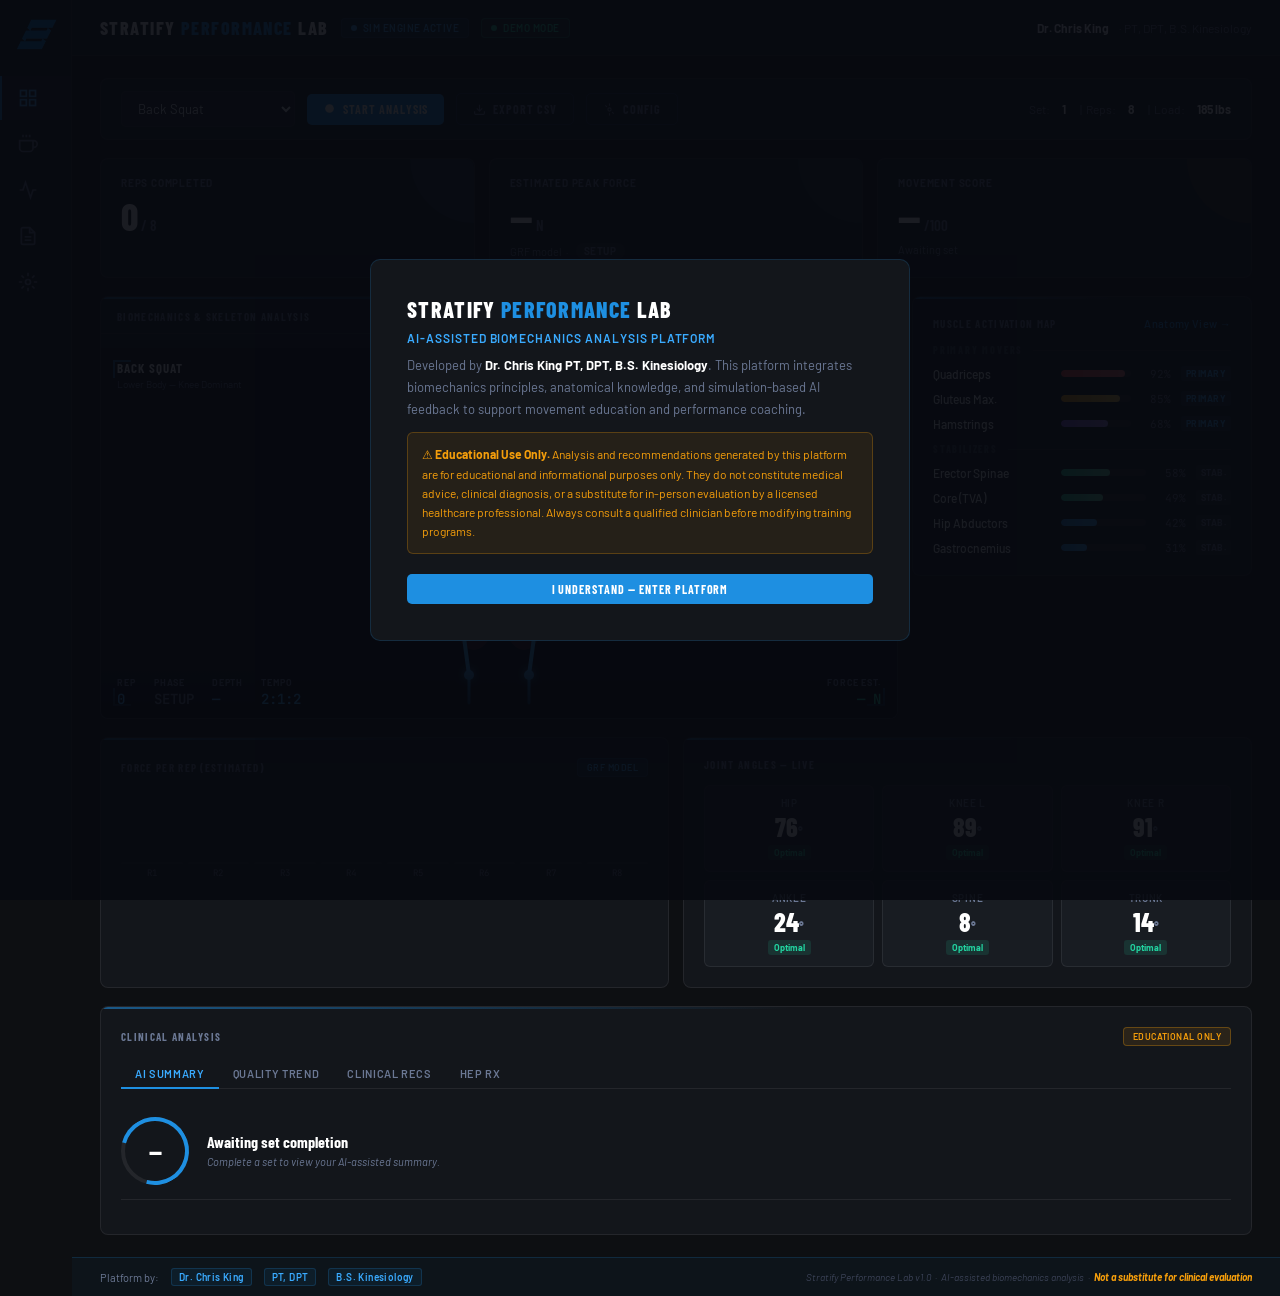
<file: index.html>
<!DOCTYPE html>
<html lang="en">
<head>
<meta charset="UTF-8">
<meta name="viewport" content="width=device-width, initial-scale=1.0">
<title>Stratify Performance Lab</title>
<meta name="description" content="AI-assisted biomechanics analysis platform by Dr. Chris King PT, DPT, B.S. Kinesiology. Educational tool for movement analysis, muscle activation, and performance coaching.">
<link rel="preconnect" href="https://fonts.googleapis.com">
<link href="https://fonts.googleapis.com/css2?family=Barlow+Condensed:wght@400;600;700;800&family=Barlow:wght@300;400;500;600&family=JetBrains+Mono:wght@400;600&display=swap" rel="stylesheet">
<link rel="stylesheet" href="css/style.css">
</head>
<body>

<!-- ══════════════════════════════════════════════════
     DISCLAIMER MODAL  (shown on first load)
     ══════════════════════════════════════════════════ -->
<div class="modal-overlay" id="disclaimerModal">
  <div class="modal">
    <h2>Stratify <span>Performance</span> Lab</h2>
    <p style="margin-bottom:6px;font-size:12px;color:var(--blue-light);text-transform:uppercase;letter-spacing:0.08em;font-weight:600;">
      AI-Assisted Biomechanics Analysis Platform
    </p>
    <p>Developed by <strong style="color:var(--white)">Dr. Chris King PT, DPT, B.S. Kinesiology</strong>. This platform integrates biomechanics principles, anatomical knowledge, and simulation-based AI feedback to support movement education and performance coaching.</p>
    <div class="warning-box">
      ⚠ <strong>Educational Use Only.</strong> Analysis and recommendations generated by this platform are for educational and informational purposes only. They do not constitute medical advice, clinical diagnosis, or a substitute for in-person evaluation by a licensed healthcare professional. Always consult a qualified clinician before modifying training programs.
    </div>
    <button class="btn btn-primary" style="width:100%;justify-content:center;" onclick="closeDisclaimer()">
      I Understand — Enter Platform
    </button>
  </div>
</div>

<!-- ══════════════════════════════════════════════════
     SESSION CONFIG MODAL
     ══════════════════════════════════════════════════ -->
<div class="modal-overlay" id="sessionModal" style="display:none;">
  <div class="modal" style="max-width:420px;">
    <h2 style="font-size:18px;margin-bottom:16px;">Session <span>Config</span></h2>
    <div style="display:flex;flex-direction:column;gap:12px;margin-bottom:20px;">
      <label style="font-size:12px;color:var(--text-muted);">Target Reps
        <input id="cfgReps" type="number" min="1" max="20" value="8"
          style="display:block;width:100%;margin-top:4px;background:var(--bg-panel);border:1px solid var(--border-soft);border-radius:4px;padding:8px 12px;color:var(--text);font-size:14px;outline:none;">
      </label>
      <label style="font-size:12px;color:var(--text-muted);">Load / Weight
        <input id="cfgLoad" type="text" value="185 lbs" placeholder="e.g. 185 lbs, BW, etc."
          style="display:block;width:100%;margin-top:4px;background:var(--bg-panel);border:1px solid var(--border-soft);border-radius:4px;padding:8px 12px;color:var(--text);font-size:14px;outline:none;">
      </label>
      <label style="font-size:12px;color:var(--text-muted);">Subject Mass (kg) — for force estimation
        <input id="cfgMass" type="number" min="30" max="200" value="80"
          style="display:block;width:100%;margin-top:4px;background:var(--bg-panel);border:1px solid var(--border-soft);border-radius:4px;padding:8px 12px;color:var(--text);font-size:14px;outline:none;">
      </label>
    </div>
    <div style="display:flex;gap:10px;">
      <button class="btn btn-ghost" style="flex:1;justify-content:center;" onclick="closeSessionConfig()">Cancel</button>
      <button class="btn btn-primary" style="flex:1;justify-content:center;" onclick="applySessionConfig()">Apply</button>
    </div>
  </div>
</div>

<!-- ══════════════════════════════════════════════════
     SIDEBAR
     ══════════════════════════════════════════════════ -->
<nav class="sidebar" role="navigation" aria-label="Main navigation">
  <img src="img/logo.png" class="logo-mark" alt="Stratify Performance Lab" title="Stratify Performance Lab">
  <nav class="sidebar-nav">
    <div class="nav-item active" title="Analysis">
      <svg viewBox="0 0 24 24" fill="none" stroke="currentColor" stroke-width="2" aria-hidden="true">
        <rect x="3" y="3" width="7" height="7"/><rect x="14" y="3" width="7" height="7"/>
        <rect x="14" y="14" width="7" height="7"/><rect x="3" y="14" width="7" height="7"/>
      </svg>
      <span class="nav-label">Analysis</span>
    </div>
    <div class="nav-item" title="Exercise Library">
      <svg viewBox="0 0 24 24" fill="none" stroke="currentColor" stroke-width="2" aria-hidden="true">
        <path d="M18 8h1a4 4 0 010 8h-1M2 8h16v9a4 4 0 01-4 4H6a4 4 0 01-4-4V8zM6 1v3M10 1v3M14 1v3"/>
      </svg>
      <span class="nav-label">Exercise Lib</span>
    </div>
    <div class="nav-item" title="Progress">
      <svg viewBox="0 0 24 24" fill="none" stroke="currentColor" stroke-width="2" aria-hidden="true">
        <polyline points="22 12 18 12 15 21 9 3 6 12 2 12"/>
      </svg>
      <span class="nav-label">Progress</span>
    </div>
    <div class="nav-item" title="Reports">
      <svg viewBox="0 0 24 24" fill="none" stroke="currentColor" stroke-width="2" aria-hidden="true">
        <path d="M14 2H6a2 2 0 00-2 2v16a2 2 0 002 2h12a2 2 0 002-2V8z"/><polyline points="14 2 14 8 20 8"/>
        <line x1="16" y1="13" x2="8" y2="13"/><line x1="16" y1="17" x2="8" y2="17"/>
      </svg>
      <span class="nav-label">Reports</span>
    </div>
    <div class="nav-item" title="Session Config" onclick="openSessionConfig()">
      <svg viewBox="0 0 24 24" fill="none" stroke="currentColor" stroke-width="2" aria-hidden="true">
        <circle cx="12" cy="12" r="3"/>
        <path d="M12 1v4M12 19v4M4.22 4.22l2.83 2.83M16.95 16.95l2.83 2.83M1 12h4M19 12h4M4.22 19.78l2.83-2.83M16.95 7.05l2.83-2.83"/>
      </svg>
      <span class="nav-label">Settings</span>
    </div>
  </nav>
  <div class="sidebar-footer">v1.0 · Dr. CK</div>
</nav>

<!-- ══════════════════════════════════════════════════
     MAIN CONTENT
     ══════════════════════════════════════════════════ -->
<main class="main">

  <!-- TOP BAR -->
  <header class="topbar">
    <div class="topbar-title">Stratify <span>Performance</span> Lab</div>
    <div class="badge"><div class="dot"></div>Sim Engine Active</div>
    <div class="badge green" id="simBadge"><div class="dot"></div>Demo Mode</div>
    <div class="rec-badge" id="recBadge" style="display:none;"><div class="rec-dot"></div>REC</div>
    <div class="topbar-spacer"></div>
    <div class="clinician-tag">
      <strong>Dr. Chris King</strong>&nbsp;·&nbsp;PT, DPT, B.S. Kinesiology
    </div>
  </header>

  <div class="content">

    <!-- ── CONTROL BAR ─────────────────────────────── -->
    <div class="control-bar">
      <select class="exercise-select" id="exerciseSelect" onchange="onExerciseChange()" aria-label="Select exercise"></select>

      <button class="btn btn-primary" id="startBtn" onclick="toggleAnalysis()" aria-label="Toggle analysis">
        <span class="btn-icon">
          <svg width="13" height="13" viewBox="0 0 24 24" fill="currentColor" aria-hidden="true"><circle cx="12" cy="12" r="8"/></svg>
        </span>
        <span>Start Analysis</span>
      </button>

      <button class="btn btn-ghost" onclick="exportCSV()" title="Export rep data as CSV">
        <svg width="13" height="13" viewBox="0 0 24 24" fill="none" stroke="currentColor" stroke-width="2" aria-hidden="true">
          <path d="M21 15v4a2 2 0 01-2 2H5a2 2 0 01-2-2v-4M7 10l5 5 5-5M12 15V3"/>
        </svg>
        Export CSV
      </button>

      <button class="btn btn-ghost" onclick="openSessionConfig()" title="Configure session">
        <svg width="13" height="13" viewBox="0 0 24 24" fill="none" stroke="currentColor" stroke-width="2" aria-hidden="true">
          <circle cx="12" cy="12" r="3"/><path d="M12 1v4M12 19v4M4.22 4.22l2.83 2.83M16.95 16.95l2.83 2.83"/>
        </svg>
        Config
      </button>

      <!-- Hidden inputs synced to session config -->
      <input type="hidden" id="targetRepsInput" value="8">
      <input type="hidden" id="loadInput" value="185 lbs">

      <div class="session-info">
        Set: <strong id="sessionSetNum">1</strong>
        &nbsp;|&nbsp; Reps: <strong id="sessionTargetReps">8</strong>
        &nbsp;|&nbsp; Load: <strong id="sessionLoad">185 lbs</strong>
      </div>
    </div>

    <!-- ── STAT CARDS ──────────────────────────────── -->
    <div class="grid-3">
      <div class="stat-card">
        <div class="stat-accent blue"></div>
        <div class="stat-label">Reps Completed</div>
        <div class="stat-value">
          <span id="statReps">0</span><span class="unit">/ <span id="statRepsDenom">8</span></span>
        </div>
        <div class="stat-sub">
          <span id="repCompletionPct" class="delta pos"></span>
        </div>
      </div>

      <div class="stat-card">
        <div class="stat-accent green"></div>
        <div class="stat-label">Estimated Peak Force</div>
        <div class="stat-value">
          <span id="statForce">—</span><span class="unit" id="statForceUnit">N</span>
        </div>
        <div class="stat-sub">
          GRF model &nbsp;·&nbsp; <span class="phase-pill setup" id="phasePill">Setup</span>
        </div>
      </div>

      <div class="stat-card">
        <div class="stat-accent warn"></div>
        <div class="stat-label">Movement Score</div>
        <div class="stat-value">
          <span id="statScore">—</span><span class="unit">/100</span>
        </div>
        <div class="stat-sub">
          <span id="statScoreSub" style="color:var(--text-muted)">Awaiting set</span>
        </div>
      </div>
    </div>

    <!-- ── MAIN ANALYSIS GRID ─────────────────────── -->
    <div class="grid-main">

      <!-- LEFT COLUMN -->
      <div class="col">

        <!-- SKELETON VISUALIZATION -->
        <div class="card card-flush">
          <div class="card-header">
            <span class="card-title">Biomechanics & Skeleton Analysis</span>
            <div style="display:flex;gap:8px;align-items:center;">
              <div class="skeleton-badges">
                <div class="badge" style="font-size:9px;">MediaPipe Model</div>
                <div class="badge" style="font-size:9px;">Sim Mode</div>
              </div>
            </div>
          </div>

          <div class="skeleton-panel" role="img" aria-label="Animated skeleton showing exercise movement">
            <!-- Exercise label top left -->
            <div style="position:absolute;top:12px;left:16px;z-index:5;">
              <div style="font-family:'Barlow Condensed',sans-serif;font-size:13px;font-weight:700;color:var(--white);text-transform:uppercase;letter-spacing:0.08em;" id="exercisePanelLabel"></div>
              <div style="font-size:10px;color:var(--text-muted);margin-top:2px;" id="exerciseCategory"></div>
            </div>

            <!-- SVG Skeleton -->
            <svg id="skeletonSvg" viewBox="0 0 260 420" width="260" height="420"
                 xmlns="http://www.w3.org/2000/svg" aria-hidden="true"></svg>

            <!-- Corner brackets -->
            <div class="corner tl"></div>
            <div class="corner tr"></div>
            <div class="corner bl"></div>
            <div class="corner br"></div>

            <!-- HUD bar -->
            <div class="hud">
              <div class="hud-item">
                <div class="hud-label">Rep</div>
                <div class="hud-value" id="hudRep">0</div>
              </div>
              <div class="hud-item">
                <div class="hud-label">Phase</div>
                <div class="hud-value" id="hudPhase" style="color:var(--text-muted);">SETUP</div>
              </div>
              <div class="hud-item">
                <div class="hud-label">Depth</div>
                <div class="hud-value" id="hudDepth">—</div>
              </div>
              <div class="hud-item">
                <div class="hud-label">Tempo</div>
                <div class="hud-value">2:1:2</div>
              </div>
              <div class="hud-spacer"></div>
              <div class="hud-item" style="align-items:flex-end;">
                <div class="hud-label">Force Est.</div>
                <div class="hud-value" style="color:var(--success);" id="hudForce">— N</div>
              </div>
            </div>
          </div>
        </div>

      </div><!-- /left col -->

      <!-- RIGHT COLUMN -->
      <div class="col">

        <!-- MUSCLE ACTIVATION -->
        <div class="card">
          <div class="card-header">
            <span class="card-title">Muscle Activation Map</span>
            <button class="card-action">Anatomy View →</button>
          </div>
          <div class="section-title">Primary Movers</div>
          <div class="muscle-map" id="musclePrimary"></div>
          <div class="section-title" style="margin-top:12px;">Stabilizers</div>
          <div class="muscle-map" id="muscleStabilizers"></div>
        </div>

      </div><!-- /right col -->
    </div><!-- /grid-main -->

    <!-- ── DATA CHARTS ROW ───────────────────────────────────── -->
    <div class="grid-2">

      <!-- Force Chart -->
      <div class="card">
        <div class="card-header">
          <span class="card-title">Force Per Rep (Estimated)</span>
          <span class="badge" style="font-size:9px;">GRF Model</span>
        </div>
        <div class="force-chart" id="forceChart"></div>
        <div class="force-stats">
          <span id="forceStatPeak"></span>
          <span id="forceStatAvg"></span>
          <span id="forceStatFatigue"></span>
        </div>
      </div>

      <!-- Joint Angles -->
      <div class="card">
        <div class="card-header">
          <span class="card-title">Joint Angles — Live</span>
        </div>
        <div class="angle-grid" id="angleGrid"></div>
      </div>

    </div><!-- /grid-2 -->

    <!-- ── CLINICAL ANALYSIS ─────────────────────────────────── -->
    <div class="card" id="clinicalCard">
      <div class="card-header">
        <span class="card-title">Clinical Analysis</span>
        <span class="badge warn" style="font-size:9px;">Educational Only</span>
      </div>

      <!-- Tabs -->
      <div class="tabs">
        <button class="tab active" onclick="switchTab(this, 'paneAnalysis')">AI Summary</button>
        <button class="tab" onclick="switchTab(this, 'paneGraph')">Quality Trend</button>
        <button class="tab" onclick="switchTab(this, 'paneRecs')">Clinical Recs</button>
        <button class="tab" onclick="switchTab(this, 'paneHep')">HEP Rx <span class="hep-badge" id="hepBadge" style="display:none">0</span></button>
      </div>

      <!-- AI Summary pane -->
      <div id="paneAnalysis" class="tab-pane active">
        <div class="summary-score">
          <div class="score-ring">
            <div class="score-ring-arc" id="scoreArc"></div>
            <div class="score-num" id="scoreNum">—</div>
          </div>
          <div class="score-info">
            <h3 id="scoreTitle">Awaiting set completion</h3>
            <p id="scoreSummaryText"><em>Complete a set to view your AI-assisted summary.</em></p>
          </div>
        </div>
      </div>

      <!-- Quality Trend pane -->
      <div id="paneGraph" class="tab-pane">
        <div style="padding:8px 0;">
          <div class="sparkline-label">Movement Quality Score · Per Rep</div>
          <svg id="sparklineSvg" viewBox="0 0 300 70" width="100%" style="overflow:visible;" aria-label="Per-rep quality score chart"></svg>
          <div class="sparkline-note" id="sparklineNote">Complete a set to view quality trend.</div>
        </div>
      </div>

      <!-- Clinical Recs pane -->
      <div id="paneRecs" class="tab-pane">
        <div class="recs" id="recsContainer"></div>
      </div>

      <!-- HEP Rx pane -->
      <div id="paneHep" class="tab-pane">
        <div id="hepContainer"></div>
        <div class="hep-disclaimer">
          <strong>&#9888; Disclaimer:</strong> These AI-generated corrective exercise suggestions are for
          educational purposes only and do not constitute medical advice, diagnosis, or treatment.
          Always consult a licensed physical therapist or physician before beginning any exercise program.
        </div>
      </div>

    </div><!-- /clinical card -->

  </div><!-- /content -->

  <!-- CREDENTIAL FOOTER -->
  <footer class="credential-bar">
    <span>Platform by:</span>
    <div class="credential-chip">Dr. Chris King</div>
    <div class="credential-chip">PT, DPT</div>
    <div class="credential-chip">B.S. Kinesiology</div>
    <div class="disclaimer">
      Stratify Performance Lab v1.0 &nbsp;·&nbsp; AI-assisted biomechanics analysis &nbsp;·&nbsp;
      <strong style="color:var(--warn)">Not a substitute for clinical evaluation</strong>
    </div>
  </footer>

</main>

<!-- TOAST -->
<div class="toast" id="toast"></div>

<!-- SCRIPTS — order matters: exercises → simulation → app -->
<script src="js/hep.js"></script>
<script src="js/exercises.js"></script>
<script src="js/simulation.js"></script>
<script src="js/app.js"></script>

<!-- Sync exercise panel label after load -->
<script>
  document.addEventListener('DOMContentLoaded', () => {
    const sel = document.getElementById('exerciseSelect');
    if (sel) {
      const updateLabel = () => {
        const ex = getExercise(sel.value);
        const lbl = document.getElementById('exercisePanelLabel');
        if (lbl) lbl.textContent = ex.label;
      };
      sel.addEventListener('change', updateLabel);
      updateLabel();
    }
    // Update phase pill from frame events
    document.addEventListener('stratify:frame', e => {
      const pill = document.getElementById('phasePill');
      if (pill) {
        const p = e.detail.phase;
        pill.className = 'phase-pill ' + p;
        pill.textContent = p.charAt(0).toUpperCase() + p.slice(1);
      }
    });
  });
</script>
</body>
</html>
</file>
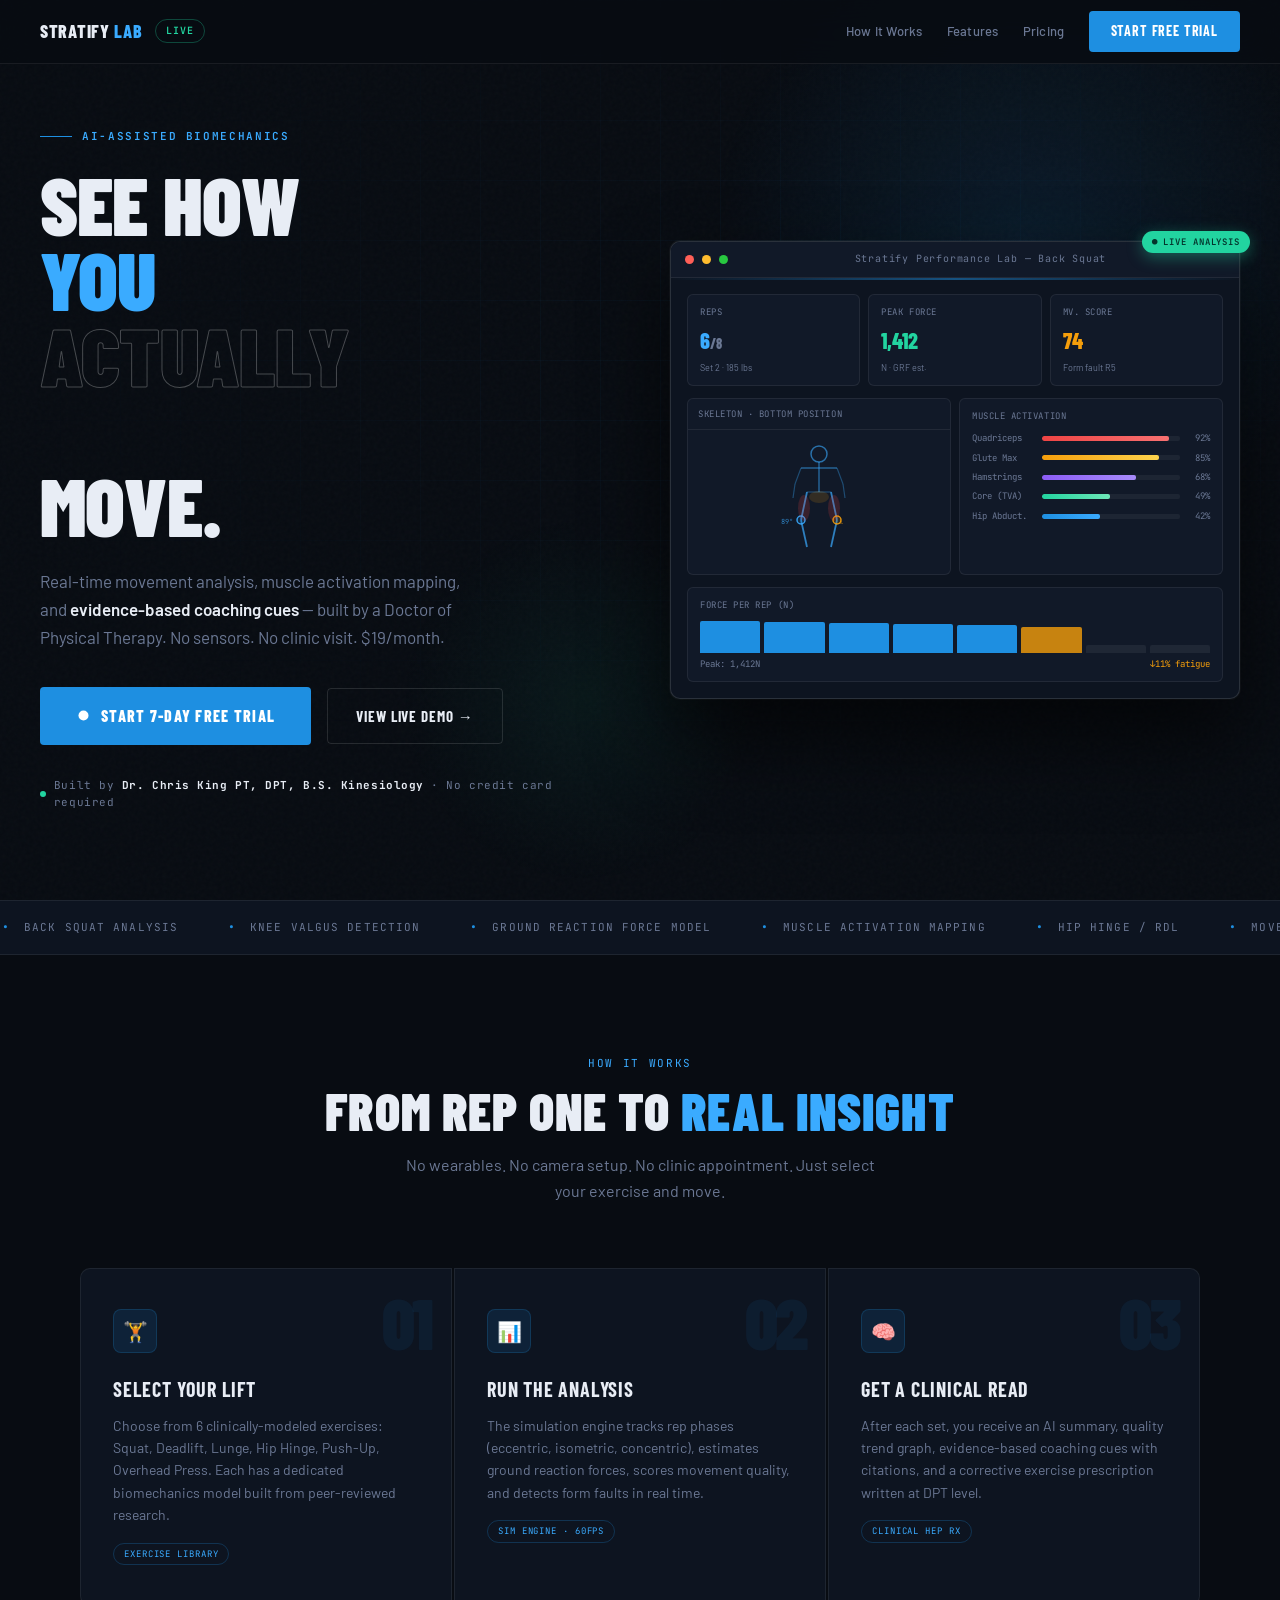
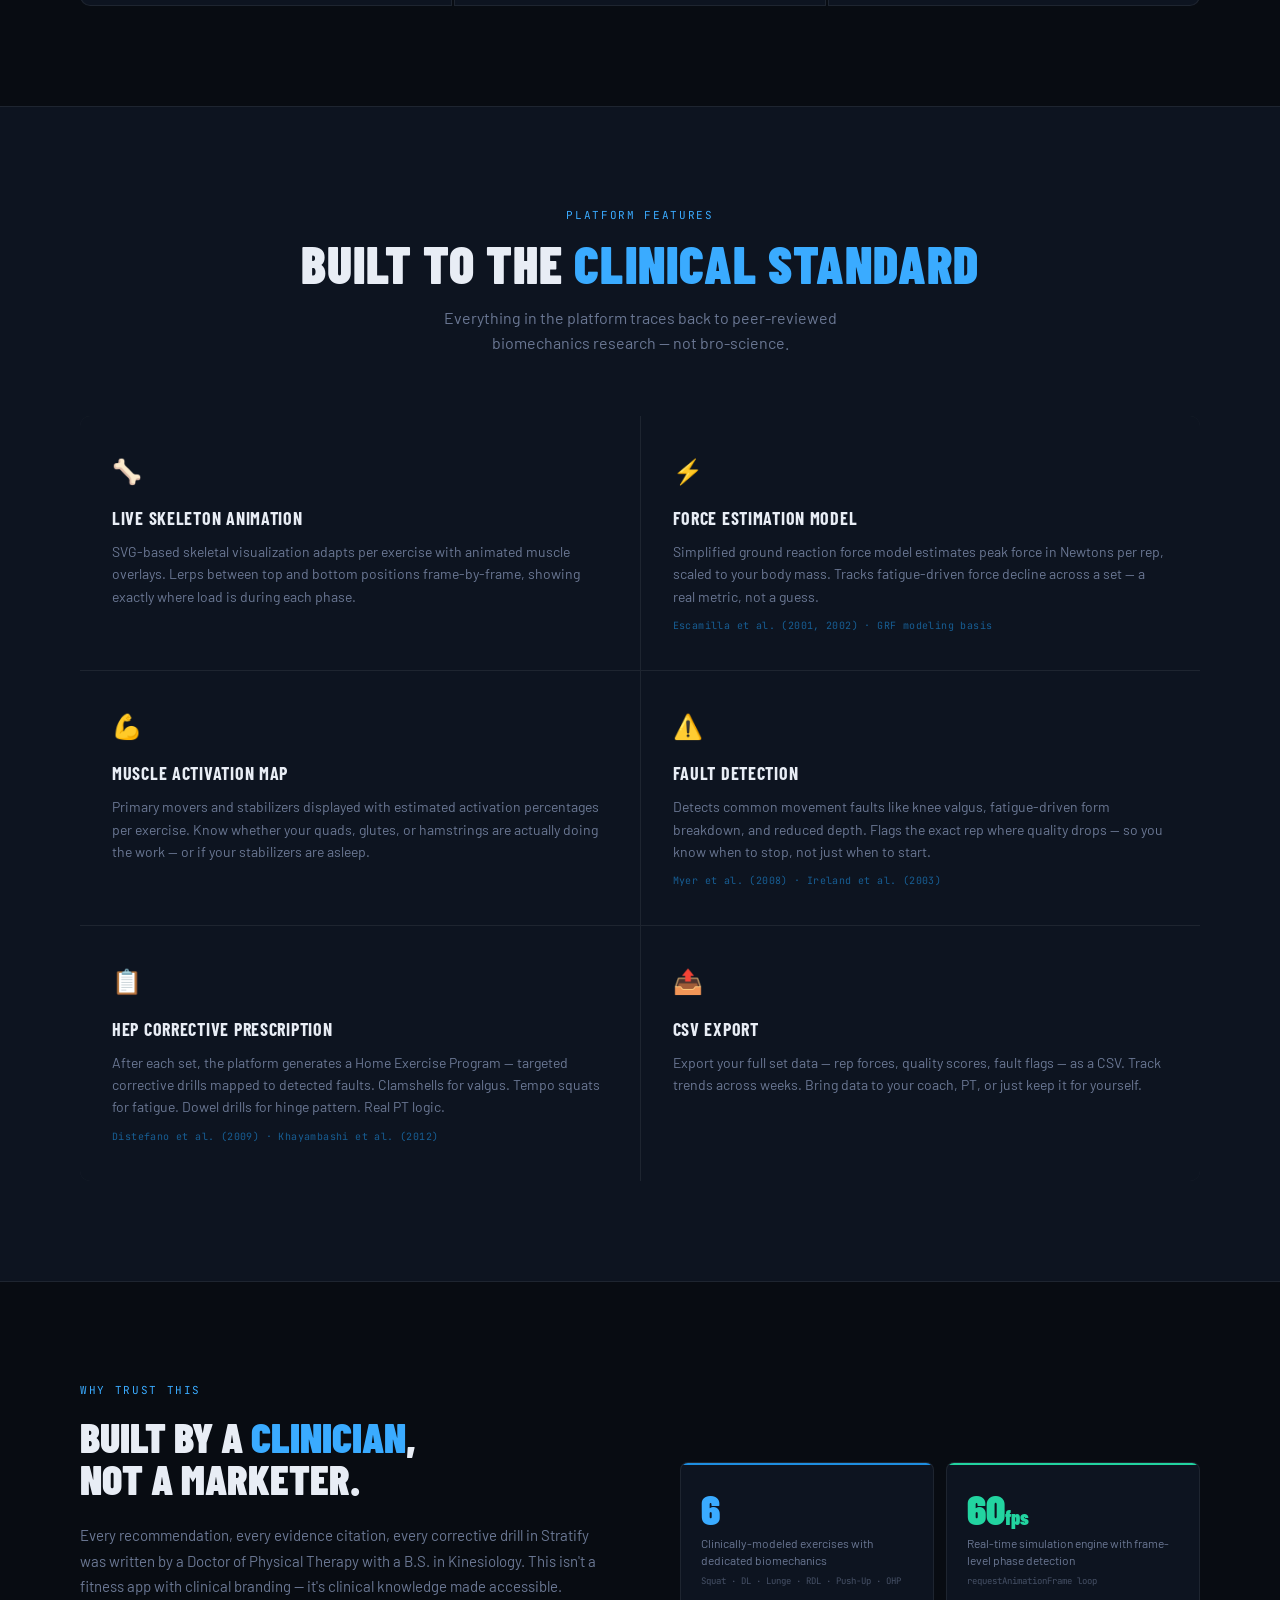
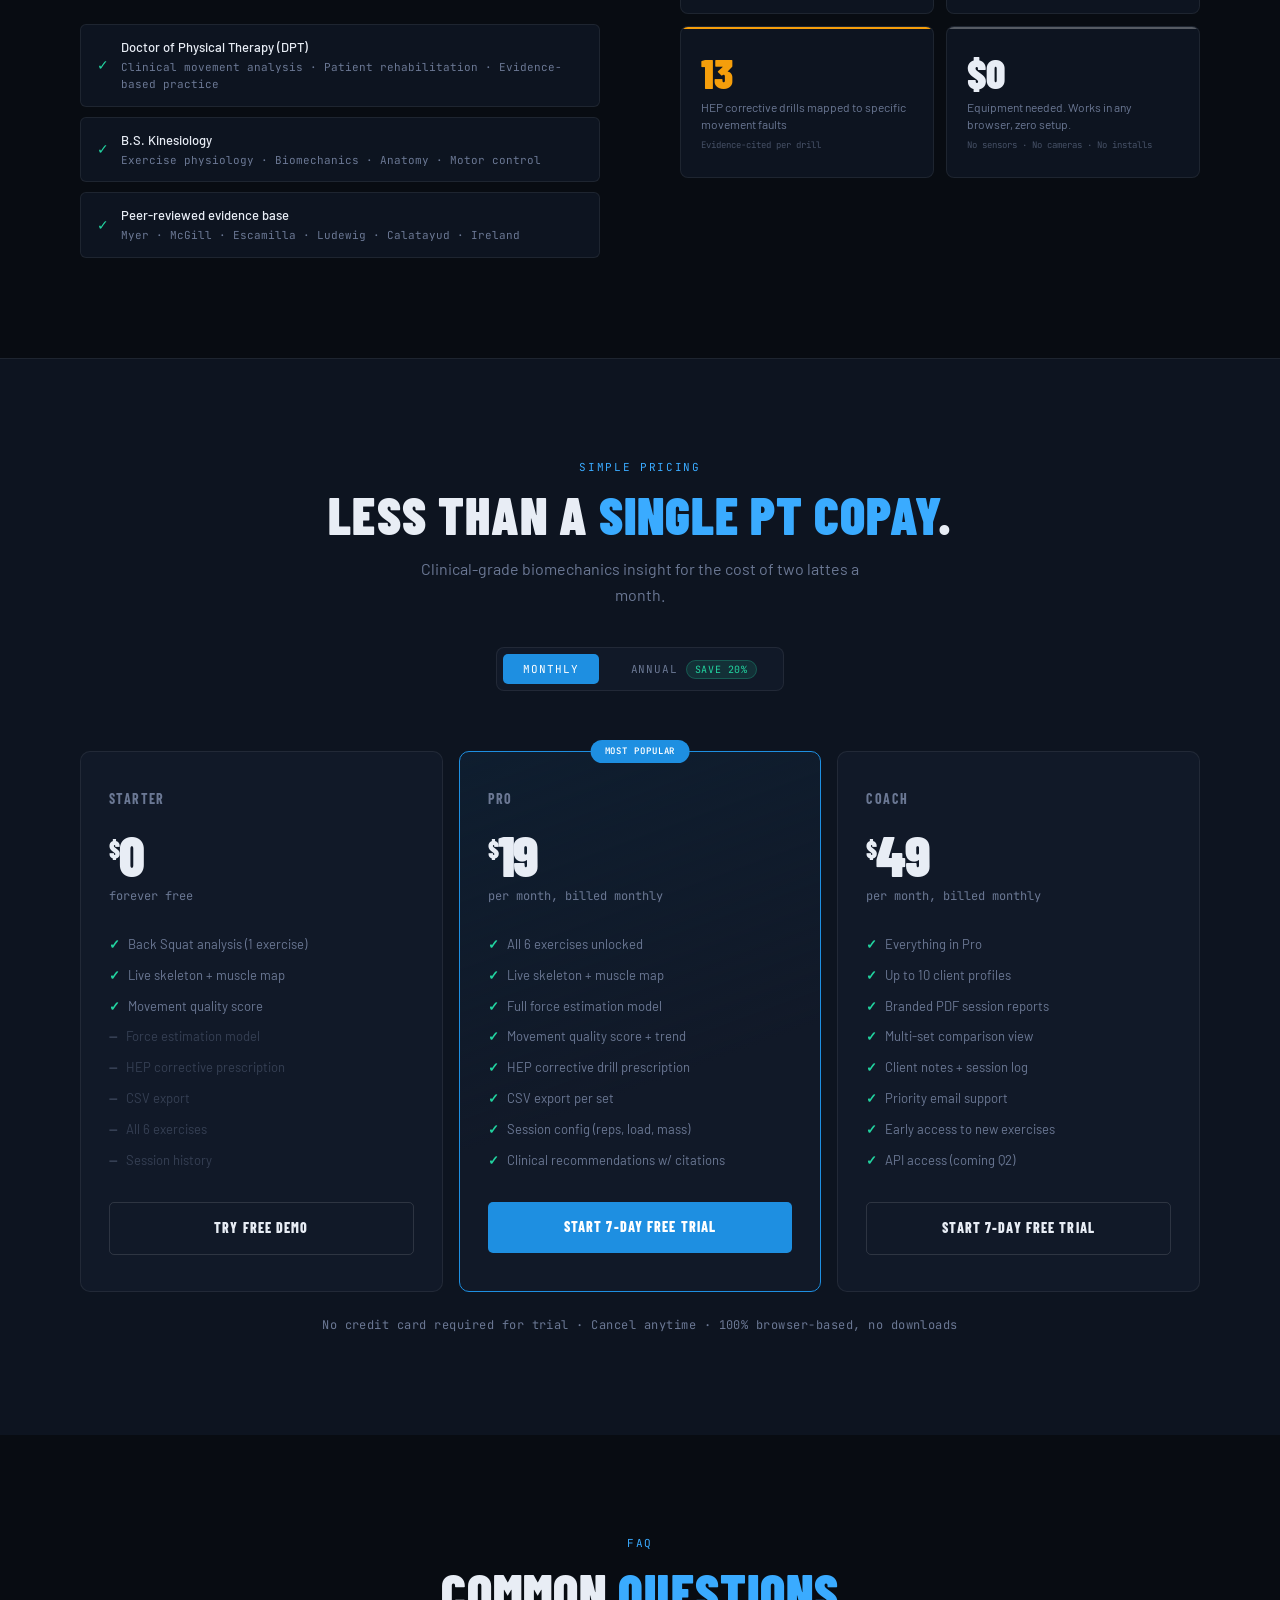
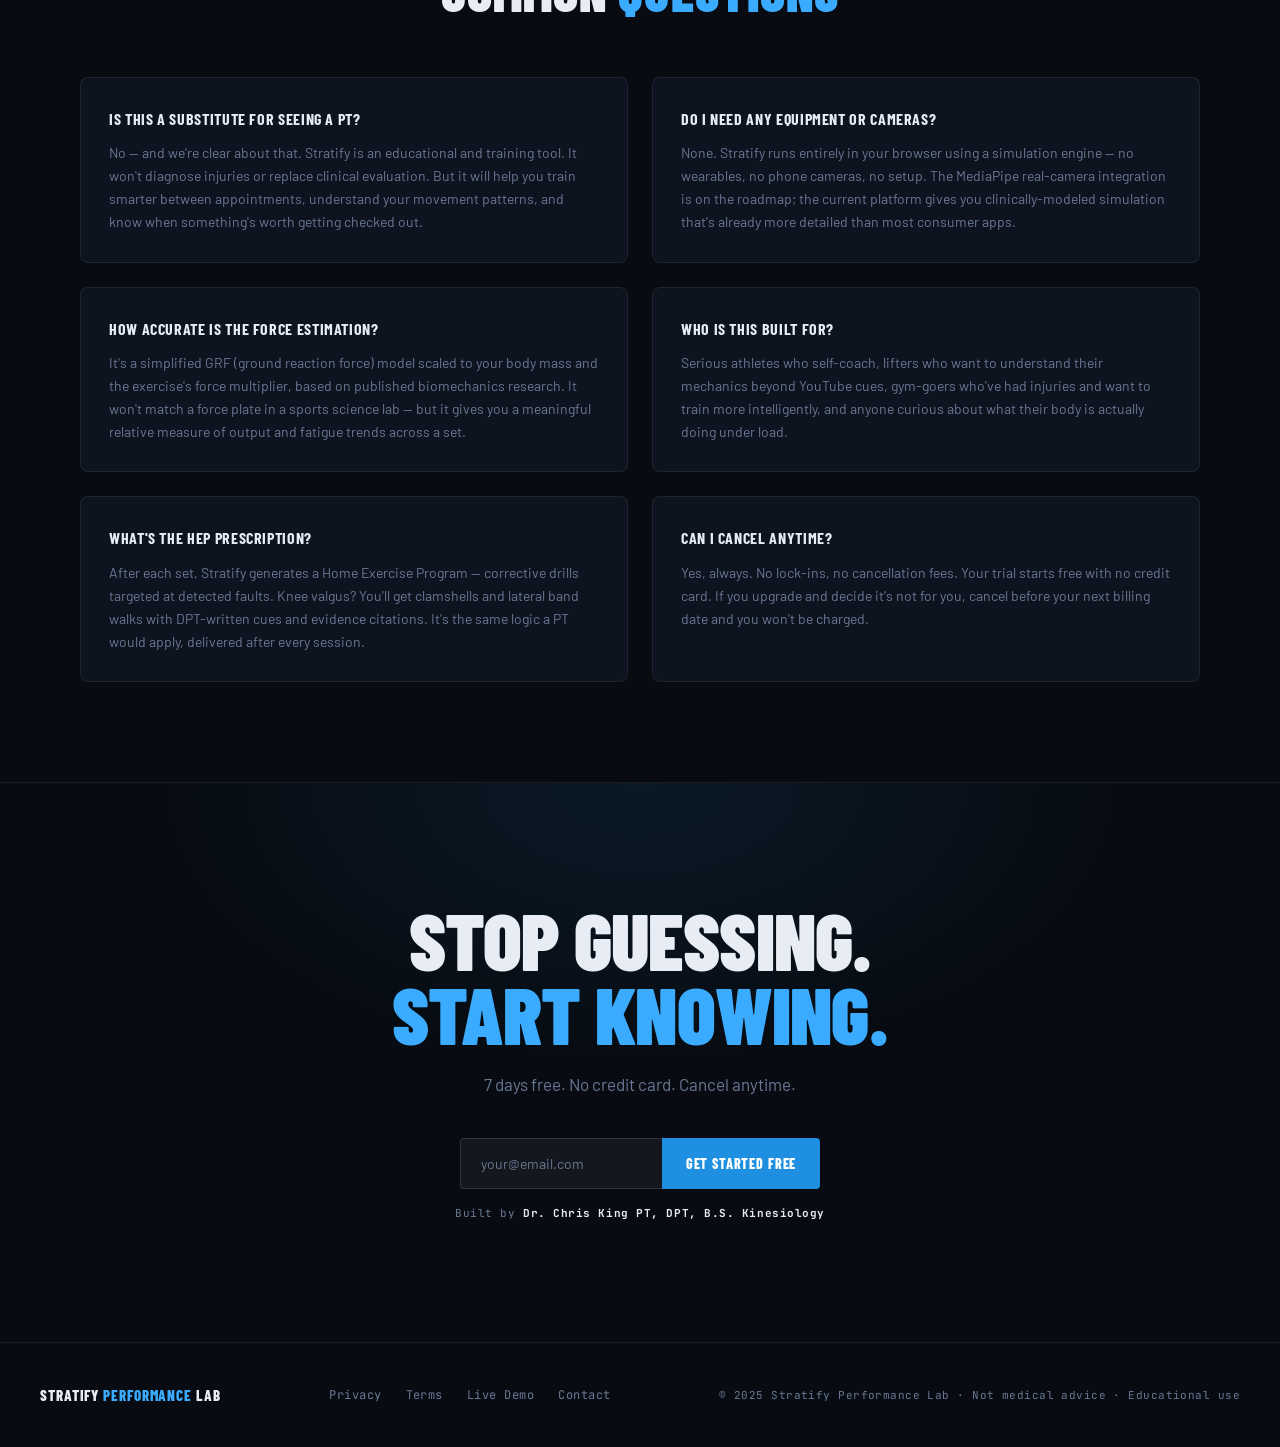
<file: landing/index.html>
<!DOCTYPE html>
<html lang="en">
<head>
<meta charset="UTF-8">
<meta name="viewport" content="width=device-width, initial-scale=1.0">
<title>Stratify Performance Lab — Know Your Movement</title>
<meta name="description" content="AI-assisted biomechanics analysis. See exactly how you move, where you're losing force, and what to fix. Built by a Doctor of Physical Therapy.">
<link rel="preconnect" href="https://fonts.googleapis.com">
<link href="https://fonts.googleapis.com/css2?family=Barlow+Condensed:wght@400;600;700;800;900&family=Barlow:wght@300;400;500;600&family=JetBrains+Mono:wght@400;600&display=swap" rel="stylesheet">
<style>
*, *::before, *::after { box-sizing: border-box; margin: 0; padding: 0; }

:root {
  --bg:         #080C12;
  --bg2:        #0D1420;
  --bg3:        #111928;
  --blue:       #1E8FE1;
  --blue-lt:    #3AABFF;
  --blue-dim:   rgba(30,143,225,0.12);
  --green:      #22D4A0;
  --warn:       #F59E0B;
  --text:       #E8EDF5;
  --muted:      #6B7894;
  --border:     rgba(255,255,255,0.07);
  --border-b:   rgba(255,255,255,0.12);
  --font-head:  'Barlow Condensed', sans-serif;
  --font-body:  'Barlow', sans-serif;
  --font-mono:  'JetBrains Mono', monospace;
}

html { scroll-behavior: smooth; }
body {
  background: var(--bg);
  color: var(--text);
  font-family: var(--font-body);
  font-weight: 400;
  line-height: 1.6;
  overflow-x: hidden;
}

/* ── NOISE OVERLAY ── */
body::before {
  content: '';
  position: fixed;
  inset: 0;
  background-image: url("data:image/svg+xml,%3Csvg viewBox='0 0 256 256' xmlns='http://www.w3.org/2000/svg'%3E%3Cfilter id='n'%3E%3CfeTurbulence type='fractalNoise' baseFrequency='0.9' numOctaves='4' stitchTiles='stitch'/%3E%3C/filter%3E%3Crect width='100%25' height='100%25' filter='url(%23n)' opacity='1'/%3E%3C/svg%3E");
  opacity: 0.025;
  pointer-events: none;
  z-index: 0;
}

/* ── NAV ── */
nav {
  position: fixed; top: 0; left: 0; right: 0;
  z-index: 100;
  display: flex; align-items: center; justify-content: space-between;
  padding: 0 40px;
  height: 64px;
  background: rgba(8,12,18,0.85);
  backdrop-filter: blur(16px);
  border-bottom: 1px solid var(--border);
}
.nav-logo {
  font-family: var(--font-head);
  font-size: 18px; font-weight: 800;
  letter-spacing: 0.04em;
  text-transform: uppercase;
  color: var(--text);
}
.nav-logo span { color: var(--blue-lt); }
.nav-pill {
  font-size: 10px; font-weight: 600; font-family: var(--font-mono);
  letter-spacing: 0.1em; text-transform: uppercase;
  color: var(--green);
  border: 1px solid rgba(34,212,160,0.3);
  padding: 3px 10px; border-radius: 20px;
  margin-left: 12px;
}
.nav-right { display: flex; align-items: center; gap: 24px; }
.nav-link {
  font-size: 13px; font-weight: 500; color: var(--muted);
  text-decoration: none; letter-spacing: 0.02em;
  transition: color .2s;
}
.nav-link:hover { color: var(--text); }
.btn-nav {
  font-family: var(--font-head); font-size: 14px; font-weight: 700;
  letter-spacing: 0.06em; text-transform: uppercase;
  background: var(--blue); color: #fff;
  border: none; border-radius: 4px;
  padding: 9px 22px; cursor: pointer;
  text-decoration: none;
  transition: background .2s, transform .1s;
}
.btn-nav:hover { background: var(--blue-lt); transform: translateY(-1px); }

/* ── HERO ── */
.hero {
  position: relative;
  min-height: 100vh;
  display: flex; align-items: center;
  padding: 120px 40px 80px;
  overflow: hidden;
}

/* Grid bg */
.hero::after {
  content: '';
  position: absolute; inset: 0;
  background-image:
    linear-gradient(rgba(30,143,225,0.04) 1px, transparent 1px),
    linear-gradient(90deg, rgba(30,143,225,0.04) 1px, transparent 1px);
  background-size: 60px 60px;
  mask-image: radial-gradient(ellipse 80% 70% at 60% 40%, black 20%, transparent 75%);
}

.hero-glow {
  position: absolute;
  width: 700px; height: 700px;
  background: radial-gradient(ellipse, rgba(30,143,225,0.12) 0%, transparent 65%);
  top: -100px; right: -100px;
  pointer-events: none;
}
.hero-glow2 {
  position: absolute;
  width: 400px; height: 400px;
  background: radial-gradient(ellipse, rgba(34,212,160,0.06) 0%, transparent 65%);
  bottom: 0; left: 30%;
  pointer-events: none;
}

.hero-inner {
  position: relative; z-index: 1;
  max-width: 1200px; margin: 0 auto; width: 100%;
  display: grid; grid-template-columns: 1fr 1fr; gap: 60px; align-items: center;
}

.hero-eyebrow {
  display: flex; align-items: center; gap: 10px;
  margin-bottom: 20px;
}
.eyebrow-line {
  width: 32px; height: 1px; background: var(--blue);
}
.eyebrow-text {
  font-family: var(--font-mono); font-size: 11px; font-weight: 600;
  letter-spacing: 0.15em; text-transform: uppercase; color: var(--blue-lt);
}

.hero-title {
  font-family: var(--font-head);
  font-size: clamp(52px, 7vw, 82px);
  font-weight: 900;
  line-height: 0.92;
  letter-spacing: -0.01em;
  text-transform: uppercase;
  margin-bottom: 24px;
}
.hero-title em { font-style: normal; color: var(--blue-lt); }
.hero-title .line-accent {
  display: block;
  -webkit-text-stroke: 1px rgba(255,255,255,0.25);
  color: transparent;
}

.hero-sub {
  font-size: 17px; font-weight: 400; color: var(--muted);
  max-width: 440px; line-height: 1.65; margin-bottom: 36px;
}
.hero-sub strong { color: var(--text); font-weight: 600; }

.hero-cta {
  display: flex; align-items: center; gap: 16px; flex-wrap: wrap;
}
.btn-primary {
  font-family: var(--font-head); font-size: 16px; font-weight: 800;
  letter-spacing: 0.08em; text-transform: uppercase;
  background: var(--blue); color: #fff;
  border: none; border-radius: 4px;
  padding: 16px 36px; cursor: pointer;
  text-decoration: none; display: inline-flex; align-items: center; gap: 10px;
  transition: all .2s;
  position: relative; overflow: hidden;
}
.btn-primary::after {
  content: '';
  position: absolute; inset: 0;
  background: linear-gradient(90deg, transparent, rgba(255,255,255,0.1), transparent);
  transform: translateX(-100%);
  transition: transform .4s;
}
.btn-primary:hover::after { transform: translateX(100%); }
.btn-primary:hover { background: var(--blue-lt); transform: translateY(-2px); box-shadow: 0 8px 32px rgba(30,143,225,0.35); }

.btn-ghost {
  font-family: var(--font-head); font-size: 15px; font-weight: 700;
  letter-spacing: 0.06em; text-transform: uppercase;
  color: var(--text);
  border: 1px solid var(--border-b); border-radius: 4px;
  padding: 15px 28px; cursor: pointer;
  text-decoration: none; display: inline-flex; align-items: center; gap: 8px;
  transition: all .2s; background: transparent;
}
.btn-ghost:hover { border-color: var(--blue); color: var(--blue-lt); }

.hero-trust {
  margin-top: 32px; display: flex; align-items: center; gap: 8px;
}
.trust-dot { width: 6px; height: 6px; border-radius: 50%; background: var(--green); animation: pulse 2s infinite; }
@keyframes pulse { 0%,100%{opacity:1} 50%{opacity:.4} }
.trust-text { font-family: var(--font-mono); font-size: 11px; color: var(--muted); letter-spacing: 0.05em; }
.trust-text strong { color: var(--text); }

/* Hero dashboard mockup */
.hero-visual {
  position: relative;
}
.dashboard-mock {
  background: var(--bg2);
  border: 1px solid var(--border-b);
  border-radius: 10px;
  overflow: hidden;
  box-shadow: 0 40px 80px rgba(0,0,0,0.6), 0 0 0 1px rgba(255,255,255,0.04);
  animation: floatY 5s ease-in-out infinite;
}
@keyframes floatY { 0%,100%{transform:translateY(0)} 50%{transform:translateY(-8px)} }

.mock-bar {
  height: 36px; background: var(--bg3);
  border-bottom: 1px solid var(--border);
  display: flex; align-items: center; padding: 0 14px; gap: 8px;
}
.mock-dot { width: 9px; height: 9px; border-radius: 50%; }
.mock-title {
  font-family: var(--font-mono); font-size: 10px; color: var(--muted);
  letter-spacing: 0.08em; margin-left: auto; margin-right: auto;
}
.mock-body { padding: 16px; display: flex; flex-direction: column; gap: 12px; }
.mock-cards { display: grid; grid-template-columns: 1fr 1fr 1fr; gap: 8px; }
.mock-card {
  background: var(--bg3); border: 1px solid var(--border);
  border-radius: 6px; padding: 10px 12px;
}
.mock-card-label { font-size: 9px; color: var(--muted); font-family: var(--font-mono); letter-spacing: 0.06em; text-transform: uppercase; margin-bottom: 4px; }
.mock-card-val { font-family: var(--font-head); font-size: 22px; font-weight: 800; color: var(--text); }
.mock-card-val.blue { color: var(--blue-lt); }
.mock-card-val.green { color: var(--green); }
.mock-card-val.warn { color: var(--warn); }
.mock-card-sub { font-size: 9px; color: var(--muted); margin-top: 2px; }

.mock-main { display: grid; grid-template-columns: 1fr 1fr; gap: 8px; }
.mock-skeleton-box {
  background: var(--bg3); border: 1px solid var(--border);
  border-radius: 6px; overflow: hidden;
}
.mock-sk-label {
  font-size: 9px; color: var(--muted); font-family: var(--font-mono);
  letter-spacing: 0.06em; text-transform: uppercase;
  padding: 8px 10px; border-bottom: 1px solid var(--border);
}
.mock-sk-body { padding: 12px 10px; display: flex; justify-content: center; }

/* Tiny skeleton SVG */
.mock-muscles { background: var(--bg3); border: 1px solid var(--border); border-radius: 6px; padding: 10px 12px; }
.muscle-mini-row { display: flex; align-items: center; gap: 6px; margin-bottom: 5px; }
.muscle-mini-name { font-size: 9px; color: var(--muted); width: 64px; flex-shrink: 0; font-family: var(--font-mono); }
.muscle-mini-bar-bg { flex: 1; height: 5px; background: rgba(255,255,255,0.05); border-radius: 2px; overflow: hidden; }
.muscle-mini-fill { height: 100%; border-radius: 2px; }
.muscle-mini-pct { font-size: 9px; color: var(--muted); font-family: var(--font-mono); width: 24px; text-align: right; }

/* Scan line on mock */
.mock-scan {
  position: absolute; left: 0; right: 0;
  height: 2px;
  background: linear-gradient(90deg, transparent, rgba(30,143,225,0.5), transparent);
  animation: scan 3s linear infinite;
  pointer-events: none;
}
@keyframes scan { 0%{top:36px;opacity:0} 5%{opacity:1} 95%{opacity:1} 100%{top:100%;opacity:0} }

.mock-badge {
  position: absolute; top: -10px; right: -10px;
  background: var(--green); color: #04342C;
  font-family: var(--font-mono); font-size: 9px; font-weight: 600;
  letter-spacing: 0.1em; text-transform: uppercase;
  padding: 4px 10px; border-radius: 20px;
  box-shadow: 0 4px 16px rgba(34,212,160,0.4);
}

/* ── SECTION SHARED ── */
section { position: relative; z-index: 1; }
.section-inner { max-width: 1200px; margin: 0 auto; padding: 0 40px; }
.section-label {
  display: flex; align-items: center; gap: 10px;
  margin-bottom: 16px;
}

/* ── TICKER STRIP ── */
.ticker {
  border-top: 1px solid var(--border);
  border-bottom: 1px solid var(--border);
  background: var(--bg2);
  overflow: hidden; padding: 12px 0;
  margin: 0; white-space: nowrap;
}
.ticker-inner {
  display: inline-flex; gap: 48px;
  animation: tick 30s linear infinite;
}
@keyframes tick { to { transform: translateX(-50%); } }
.ticker-item {
  font-family: var(--font-mono); font-size: 11px;
  letter-spacing: 0.1em; color: var(--muted); text-transform: uppercase;
  display: flex; align-items: center; gap: 12px;
}
.ticker-item::before { content: '·'; color: var(--blue); font-size: 18px; }

/* ── HOW IT WORKS ── */
.how { padding: 100px 0; }
.how-header { text-align: center; margin-bottom: 64px; }
.section-title {
  font-family: var(--font-head); font-size: clamp(36px, 5vw, 52px);
  font-weight: 900; letter-spacing: 0.02em; text-transform: uppercase;
  line-height: 1; margin-bottom: 16px;
}
.section-title em { font-style: normal; color: var(--blue-lt); }
.section-sub { font-size: 16px; color: var(--muted); max-width: 480px; margin: 0 auto; }

.steps { display: grid; grid-template-columns: repeat(3,1fr); gap: 2px; }
.step {
  background: var(--bg2);
  border: 1px solid var(--border);
  padding: 40px 32px;
  position: relative; overflow: hidden;
  transition: border-color .2s;
}
.step:hover { border-color: var(--border-b); }
.step:first-child { border-radius: 10px 0 0 10px; }
.step:last-child  { border-radius: 0 10px 10px 0; }
.step-num {
  font-family: var(--font-head); font-size: 72px; font-weight: 900;
  color: rgba(30,143,225,0.08); position: absolute; top: 16px; right: 20px;
  line-height: 1; letter-spacing: -0.04em; pointer-events: none;
}
.step-icon {
  width: 44px; height: 44px;
  background: var(--blue-dim); border: 1px solid rgba(30,143,225,0.2);
  border-radius: 8px; display: flex; align-items: center; justify-content: center;
  margin-bottom: 20px; font-size: 20px;
}
.step-title {
  font-family: var(--font-head); font-size: 20px; font-weight: 700;
  text-transform: uppercase; letter-spacing: 0.04em; margin-bottom: 10px;
}
.step-body { font-size: 14px; color: var(--muted); line-height: 1.6; }
.step-tag {
  display: inline-block; margin-top: 16px;
  font-family: var(--font-mono); font-size: 9px; letter-spacing: 0.1em;
  text-transform: uppercase; color: var(--blue-lt);
  border: 1px solid rgba(30,143,225,0.25); padding: 3px 10px; border-radius: 20px;
}

/* ── FEATURES ── */
.features { padding: 100px 0; background: var(--bg2); border-top: 1px solid var(--border); border-bottom: 1px solid var(--border); }
.features-grid { display: grid; grid-template-columns: repeat(2,1fr); gap: 1px; background: var(--border); border-radius: 10px; overflow: hidden; margin-top: 60px; }
.feat {
  background: var(--bg2); padding: 36px 32px;
  transition: background .2s;
}
.feat:hover { background: var(--bg3); }
.feat-icon { font-size: 24px; margin-bottom: 14px; }
.feat-title {
  font-family: var(--font-head); font-size: 18px; font-weight: 700;
  text-transform: uppercase; letter-spacing: 0.04em; margin-bottom: 8px;
}
.feat-body { font-size: 14px; color: var(--muted); line-height: 1.6; }
.feat-evidence {
  margin-top: 10px; font-family: var(--font-mono); font-size: 10px;
  color: rgba(30,143,225,0.6); letter-spacing: 0.04em;
}

/* ── CREDIBILITY ── */
.cred { padding: 100px 0; }
.cred-inner { display: grid; grid-template-columns: 1fr 1fr; gap: 80px; align-items: center; }
.cred-label { color: var(--blue-lt); font-family: var(--font-mono); font-size: 11px; letter-spacing: 0.15em; text-transform: uppercase; margin-bottom: 16px; }
.cred-title { font-family: var(--font-head); font-size: 42px; font-weight: 900; text-transform: uppercase; line-height: 1; margin-bottom: 24px; }
.cred-title em { font-style: normal; color: var(--blue-lt); }
.cred-body { font-size: 15px; color: var(--muted); line-height: 1.7; margin-bottom: 24px; }
.cred-certs { display: flex; flex-direction: column; gap: 10px; }
.cert {
  display: flex; align-items: center; gap: 12px;
  background: var(--bg2); border: 1px solid var(--border);
  border-radius: 6px; padding: 12px 16px;
}
.cert-check { color: var(--green); font-size: 14px; flex-shrink: 0; }
.cert-text { font-size: 13px; font-weight: 500; }
.cert-sub { font-size: 11px; color: var(--muted); margin-top: 1px; font-family: var(--font-mono); }

/* Right side: stat tiles */
.cred-stats { display: grid; grid-template-columns: 1fr 1fr; gap: 12px; }
.stat-tile {
  background: var(--bg2); border: 1px solid var(--border);
  border-radius: 8px; padding: 24px 20px;
  position: relative; overflow: hidden;
}
.stat-tile::before {
  content: '';
  position: absolute; top: 0; left: 0; right: 0;
  height: 2px;
}
.stat-tile.blue::before  { background: var(--blue); }
.stat-tile.green::before { background: var(--green); }
.stat-tile.warn::before  { background: var(--warn); }
.stat-tile.white::before { background: rgba(255,255,255,0.3); }
.stat-tile-num {
  font-family: var(--font-head); font-size: 42px; font-weight: 900;
  line-height: 1; margin-bottom: 6px;
}
.stat-tile.blue .stat-tile-num  { color: var(--blue-lt); }
.stat-tile.green .stat-tile-num { color: var(--green); }
.stat-tile.warn .stat-tile-num  { color: var(--warn); }
.stat-tile-label { font-size: 12px; color: var(--muted); line-height: 1.4; }
.stat-tile-sub { font-family: var(--font-mono); font-size: 9px; color: var(--muted); margin-top: 6px; opacity: 0.6; }

/* ── PRICING ── */
.pricing { padding: 100px 0; background: var(--bg2); border-top: 1px solid var(--border); }
.pricing-header { text-align: center; margin-bottom: 60px; }
.pricing-toggle {
  display: inline-flex; align-items: center; gap: 12px;
  background: var(--bg3); border: 1px solid var(--border);
  border-radius: 8px; padding: 6px; margin-top: 24px;
}
.toggle-btn {
  font-family: var(--font-mono); font-size: 11px; letter-spacing: 0.08em;
  text-transform: uppercase; cursor: pointer;
  padding: 8px 20px; border-radius: 5px; border: none; background: none;
  color: var(--muted); transition: all .2s;
}
.toggle-btn.active { background: var(--blue); color: #fff; }
.save-badge {
  font-size: 10px; font-family: var(--font-mono); letter-spacing: 0.06em;
  background: rgba(34,212,160,0.12); color: var(--green);
  border: 1px solid rgba(34,212,160,0.25); padding: 2px 8px; border-radius: 20px;
}

.plans { display: grid; grid-template-columns: repeat(3,1fr); gap: 16px; }
.plan {
  background: var(--bg3); border: 1px solid var(--border);
  border-radius: 10px; padding: 36px 28px; position: relative;
  transition: border-color .2s, transform .2s;
}
.plan:hover { border-color: var(--border-b); transform: translateY(-4px); }
.plan.featured {
  border-color: var(--blue);
  background: linear-gradient(160deg, rgba(30,143,225,0.08) 0%, var(--bg3) 60%);
  transform: scale(1.02);
}
.plan.featured:hover { transform: scale(1.02) translateY(-4px); }
.plan-badge {
  position: absolute; top: -12px; left: 50%; transform: translateX(-50%);
  background: var(--blue); color: #fff;
  font-family: var(--font-mono); font-size: 9px; font-weight: 600; letter-spacing: 0.1em;
  text-transform: uppercase; padding: 4px 14px; border-radius: 20px;
  white-space: nowrap;
}
.plan-name {
  font-family: var(--font-head); font-size: 14px; font-weight: 700;
  letter-spacing: 0.1em; text-transform: uppercase; color: var(--muted);
  margin-bottom: 16px;
}
.plan-price {
  font-family: var(--font-head); font-size: 56px; font-weight: 900;
  line-height: 1; margin-bottom: 4px; letter-spacing: -0.02em;
}
.plan-price sup { font-size: 24px; vertical-align: top; margin-top: 10px; display: inline-block; }
.plan-period { font-size: 12px; color: var(--muted); font-family: var(--font-mono); margin-bottom: 28px; }
.plan-features { list-style: none; display: flex; flex-direction: column; gap: 10px; margin-bottom: 32px; }
.plan-features li { font-size: 13px; color: var(--muted); display: flex; align-items: flex-start; gap: 8px; }
.plan-features li::before { content: '✓'; color: var(--green); font-weight: 700; flex-shrink: 0; }
.plan-features li.dim { opacity: 0.4; }
.plan-features li.dim::before { content: '—'; color: var(--muted); }
.btn-plan {
  display: block; width: 100%; text-align: center;
  font-family: var(--font-head); font-size: 14px; font-weight: 800;
  letter-spacing: 0.08em; text-transform: uppercase;
  padding: 14px; border-radius: 5px; cursor: pointer;
  text-decoration: none; border: none;
  transition: all .2s;
}
.btn-plan.solid { background: var(--blue); color: #fff; }
.btn-plan.solid:hover { background: var(--blue-lt); }
.btn-plan.outline { background: transparent; color: var(--text); border: 1px solid var(--border-b); }
.btn-plan.outline:hover { border-color: var(--blue); color: var(--blue-lt); }

.pricing-note { text-align: center; margin-top: 24px; font-size: 12px; color: var(--muted); font-family: var(--font-mono); letter-spacing: 0.04em; }

/* ── FAQ ── */
.faq { padding: 100px 0; }
.faq-grid { display: grid; grid-template-columns: 1fr 1fr; gap: 24px; margin-top: 60px; }
.faq-item {
  background: var(--bg2); border: 1px solid var(--border); border-radius: 8px; padding: 28px;
}
.faq-q { font-family: var(--font-head); font-size: 16px; font-weight: 700; text-transform: uppercase; letter-spacing: 0.04em; margin-bottom: 10px; }
.faq-a { font-size: 14px; color: var(--muted); line-height: 1.65; }

/* ── CTA FINAL ── */
.cta-final {
  padding: 120px 40px;
  text-align: center; position: relative; overflow: hidden;
  border-top: 1px solid var(--border);
}
.cta-final::before {
  content: '';
  position: absolute; inset: 0;
  background: radial-gradient(ellipse 60% 80% at 50% 0%, rgba(30,143,225,0.1) 0%, transparent 65%);
}
.cta-final-title {
  font-family: var(--font-head); font-size: clamp(48px, 7vw, 80px);
  font-weight: 900; text-transform: uppercase; letter-spacing: -0.01em; line-height: 0.92;
  margin-bottom: 20px; position: relative;
}
.cta-final-title em { font-style: normal; color: var(--blue-lt); }
.cta-final-sub { font-size: 17px; color: var(--muted); margin-bottom: 40px; position: relative; }

/* ── FOOTER ── */
footer {
  border-top: 1px solid var(--border);
  padding: 40px;
  display: flex; align-items: center; justify-content: space-between; flex-wrap: gap;
  gap: 20px;
}
.footer-logo { font-family: var(--font-head); font-size: 15px; font-weight: 800; text-transform: uppercase; letter-spacing: 0.06em; }
.footer-logo span { color: var(--blue-lt); }
.footer-links { display: flex; gap: 24px; }
.footer-links a { font-size: 12px; color: var(--muted); text-decoration: none; font-family: var(--font-mono); letter-spacing: 0.04em; }
.footer-links a:hover { color: var(--text); }
.footer-copy { font-size: 11px; color: var(--muted); font-family: var(--font-mono); letter-spacing: 0.04em; }

/* ── EMAIL CAPTURE ── */
.email-form { display: flex; gap: 0; max-width: 420px; margin: 0 auto; position: relative; }
.email-input {
  flex: 1; background: rgba(255,255,255,0.05);
  border: 1px solid var(--border-b); border-right: none;
  border-radius: 4px 0 0 4px; padding: 16px 20px;
  font-family: var(--font-body); font-size: 14px; color: var(--text);
  outline: none;
}
.email-input:focus { border-color: var(--blue); }
.email-input::placeholder { color: var(--muted); }
.email-btn {
  font-family: var(--font-head); font-size: 14px; font-weight: 800;
  letter-spacing: 0.06em; text-transform: uppercase;
  background: var(--blue); color: #fff; border: none;
  padding: 16px 24px; cursor: pointer; border-radius: 0 4px 4px 0;
  transition: background .2s; white-space: nowrap;
}
.email-btn:hover { background: var(--blue-lt); }

/* ── FADE IN ANIMATION ── */
.fade-up { opacity: 0; transform: translateY(24px); transition: opacity .6s ease, transform .6s ease; }
.fade-up.visible { opacity: 1; transform: translateY(0); }

/* ── RESPONSIVE ── */
@media (max-width: 900px) {
  nav { padding: 0 20px; }
  .hero { padding: 100px 20px 60px; }
  .hero-inner { grid-template-columns: 1fr; }
  .hero-visual { display: none; }
  .section-inner { padding: 0 20px; }
  .steps { grid-template-columns: 1fr; gap: 12px; }
  .step:first-child, .step:last-child { border-radius: 10px; }
  .features-grid { grid-template-columns: 1fr; }
  .cred-inner { grid-template-columns: 1fr; }
  .plans { grid-template-columns: 1fr; }
  .plan.featured { transform: none; }
  .faq-grid { grid-template-columns: 1fr; }
  footer { flex-direction: column; align-items: flex-start; }
}
</style>
</head>
<body>

<!-- NAV -->
<nav>
  <div style="display:flex;align-items:center;gap:0">
    <div class="nav-logo">Stratify <span>Lab</span></div>
    <div class="nav-pill">Live</div>
  </div>
  <div class="nav-right">
    <a href="#how" class="nav-link">How It Works</a>
    <a href="#features" class="nav-link">Features</a>
    <a href="#pricing" class="nav-link">Pricing</a>
    <a href="#pricing" class="btn-nav">Start Free Trial</a>
  </div>
</nav>

<!-- HERO -->
<section class="hero">
  <div class="hero-glow"></div>
  <div class="hero-glow2"></div>
  <div class="hero-inner">
    <div class="hero-content">
      <div class="hero-eyebrow">
        <div class="eyebrow-line"></div>
        <div class="eyebrow-text">AI-Assisted Biomechanics</div>
      </div>
      <h1 class="hero-title">
        See how<br>
        <em>you</em><br>
        <span class="line-accent">actually</span><br>
        move.
      </h1>
      <p class="hero-sub">
        Real-time movement analysis, muscle activation mapping, and <strong>evidence-based coaching cues</strong> — built by a Doctor of Physical Therapy. No sensors. No clinic visit. $19/month.
      </p>
      <div class="hero-cta">
        <a href="#pricing" class="btn-primary">
          <svg width="15" height="15" viewBox="0 0 24 24" fill="currentColor"><circle cx="12" cy="12" r="8"/></svg>
          Start 7-Day Free Trial
        </a>
        <a href="https://caking3456.github.io/stratify-performance-lab-demo/" target="_blank" class="btn-ghost">
          View Live Demo →
        </a>
      </div>
      <div class="hero-trust">
        <div class="trust-dot"></div>
        <div class="trust-text">Built by <strong>Dr. Chris King PT, DPT, B.S. Kinesiology</strong> · No credit card required</div>
      </div>
    </div>

    <!-- Dashboard mockup -->
    <div class="hero-visual">
      <div style="position:relative">
        <div class="mock-badge">● Live Analysis</div>
        <div class="dashboard-mock">
          <div class="mock-bar">
            <div class="mock-dot" style="background:#ff5f57"></div>
            <div class="mock-dot" style="background:#febc2e"></div>
            <div class="mock-dot" style="background:#28c840"></div>
            <div class="mock-title">Stratify Performance Lab — Back Squat</div>
          </div>
          <div class="mock-scan"></div>
          <div class="mock-body">
            <div class="mock-cards">
              <div class="mock-card">
                <div class="mock-card-label">Reps</div>
                <div class="mock-card-val blue">6<span style="font-size:14px;color:var(--muted)">/8</span></div>
                <div class="mock-card-sub">Set 2 · 185 lbs</div>
              </div>
              <div class="mock-card">
                <div class="mock-card-label">Peak Force</div>
                <div class="mock-card-val green">1,412</div>
                <div class="mock-card-sub">N · GRF est.</div>
              </div>
              <div class="mock-card">
                <div class="mock-card-label">Mv. Score</div>
                <div class="mock-card-val warn">74</div>
                <div class="mock-card-sub">Form fault R5</div>
              </div>
            </div>
            <div class="mock-main">
              <div class="mock-skeleton-box">
                <div class="mock-sk-label">Skeleton · Bottom Position</div>
                <div class="mock-sk-body">
                  <svg viewBox="0 0 80 120" width="80" height="120">
                    <!-- Head -->
                    <circle cx="40" cy="12" r="8" fill="none" stroke="rgba(58,171,255,0.6)" stroke-width="1.5"/>
                    <!-- Spine -->
                    <line x1="40" y1="20" x2="40" y2="50" stroke="rgba(58,171,255,0.5)" stroke-width="1.5"/>
                    <!-- Shoulders -->
                    <line x1="22" y1="26" x2="58" y2="26" stroke="rgba(58,171,255,0.5)" stroke-width="1.5"/>
                    <!-- Arms -->
                    <line x1="22" y1="26" x2="16" y2="42" stroke="rgba(58,171,255,0.35)" stroke-width="1.2"/>
                    <line x1="16" y1="42" x2="14" y2="56" stroke="rgba(58,171,255,0.35)" stroke-width="1.2"/>
                    <line x1="58" y1="26" x2="64" y2="42" stroke="rgba(58,171,255,0.35)" stroke-width="1.2"/>
                    <line x1="64" y1="42" x2="66" y2="56" stroke="rgba(58,171,255,0.35)" stroke-width="1.2"/>
                    <!-- Hips -->
                    <line x1="28" y1="50" x2="52" y2="50" stroke="rgba(58,171,255,0.4)" stroke-width="1.2"/>
                    <!-- Left leg (squatted) -->
                    <line x1="28" y1="50" x2="22" y2="78" stroke="rgba(58,171,255,0.7)" stroke-width="1.8"/>
                    <line x1="22" y1="78" x2="28" y2="105" stroke="rgba(58,171,255,0.7)" stroke-width="1.8"/>
                    <!-- Right leg -->
                    <line x1="52" y1="50" x2="58" y2="78" stroke="rgba(58,171,255,0.7)" stroke-width="1.8"/>
                    <line x1="58" y1="78" x2="52" y2="105" stroke="rgba(58,171,255,0.7)" stroke-width="1.8"/>
                    <!-- Knee joints highlighted -->
                    <circle cx="22" cy="78" r="4" fill="rgba(30,143,225,0.15)" stroke="rgba(58,171,255,0.9)" stroke-width="1.5"/>
                    <circle cx="58" cy="78" r="4" fill="rgba(245,158,11,0.15)" stroke="rgba(245,158,11,0.9)" stroke-width="1.5"/>
                    <!-- Valgus warn -->
                    <text x="60" y="82" fill="rgba(245,158,11,0.9)" font-size="6" font-family="JetBrains Mono,monospace">⚠</text>
                    <!-- Angle labels -->
                    <text x="2" y="82" fill="rgba(58,171,255,0.7)" font-size="7" font-family="JetBrains Mono,monospace">89°</text>
                    <!-- Muscle overlays -->
                    <ellipse cx="25" cy="66" rx="6" ry="13" fill="rgba(239,68,68,0.18)" class="muscle-overlay"/>
                    <ellipse cx="55" cy="66" rx="6" ry="13" fill="rgba(239,68,68,0.18)" class="muscle-overlay"/>
                    <ellipse cx="40" cy="55" rx="10" ry="6" fill="rgba(245,158,11,0.15)" class="muscle-overlay"/>
                  </svg>
                </div>
              </div>
              <div class="mock-muscles">
                <div class="mock-card-label" style="margin-bottom:8px">Muscle Activation</div>
                <div class="muscle-mini-row">
                  <div class="muscle-mini-name">Quadriceps</div>
                  <div class="muscle-mini-bar-bg"><div class="muscle-mini-fill" style="width:92%;background:linear-gradient(90deg,#EF4444,#F87171)"></div></div>
                  <div class="muscle-mini-pct">92%</div>
                </div>
                <div class="muscle-mini-row">
                  <div class="muscle-mini-name">Glute Max</div>
                  <div class="muscle-mini-bar-bg"><div class="muscle-mini-fill" style="width:85%;background:linear-gradient(90deg,#F59E0B,#FCD34D)"></div></div>
                  <div class="muscle-mini-pct">85%</div>
                </div>
                <div class="muscle-mini-row">
                  <div class="muscle-mini-name">Hamstrings</div>
                  <div class="muscle-mini-bar-bg"><div class="muscle-mini-fill" style="width:68%;background:linear-gradient(90deg,#8B5CF6,#A78BFA)"></div></div>
                  <div class="muscle-mini-pct">68%</div>
                </div>
                <div class="muscle-mini-row">
                  <div class="muscle-mini-name">Core (TVA)</div>
                  <div class="muscle-mini-bar-bg"><div class="muscle-mini-fill" style="width:49%;background:linear-gradient(90deg,#22D4A0,#6EE7B7)"></div></div>
                  <div class="muscle-mini-pct">49%</div>
                </div>
                <div class="muscle-mini-row">
                  <div class="muscle-mini-name">Hip Abduct.</div>
                  <div class="muscle-mini-bar-bg"><div class="muscle-mini-fill" style="width:42%;background:linear-gradient(90deg,#1E8FE1,#3AABFF)"></div></div>
                  <div class="muscle-mini-pct">42%</div>
                </div>
              </div>
            </div>
            <!-- Tiny force chart -->
            <div style="background:var(--bg3);border:1px solid var(--border);border-radius:6px;padding:10px 12px;">
              <div class="mock-card-label" style="margin-bottom:8px">Force Per Rep (N)</div>
              <div style="display:flex;align-items:flex-end;gap:4px;height:32px;">
                <div style="flex:1;background:var(--blue);border-radius:2px 2px 0 0;height:100%"></div>
                <div style="flex:1;background:var(--blue);border-radius:2px 2px 0 0;height:96%"></div>
                <div style="flex:1;background:var(--blue);border-radius:2px 2px 0 0;height:92%"></div>
                <div style="flex:1;background:var(--blue);border-radius:2px 2px 0 0;height:89%"></div>
                <div style="flex:1;background:var(--blue);border-radius:2px 2px 0 0;height:85%"></div>
                <div style="flex:1;background:rgba(245,158,11,0.8);border-radius:2px 2px 0 0;height:80%"></div>
                <div style="flex:1;background:rgba(255,255,255,0.06);border-radius:2px 2px 0 0;height:25%"></div>
                <div style="flex:1;background:rgba(255,255,255,0.06);border-radius:2px 2px 0 0;height:25%"></div>
              </div>
              <div style="display:flex;justify-content:space-between;margin-top:4px">
                <span style="font-size:9px;color:var(--muted);font-family:var(--font-mono)">Peak: 1,412N</span>
                <span style="font-size:9px;color:var(--warn);font-family:var(--font-mono)">↓11% fatigue</span>
              </div>
            </div>
          </div>
        </div>
      </div>
    </div>
  </div>
</section>

<!-- TICKER -->
<div class="ticker">
  <div class="ticker-inner" id="tickerInner">
    <span class="ticker-item">Back Squat Analysis</span>
    <span class="ticker-item">Knee Valgus Detection</span>
    <span class="ticker-item">Ground Reaction Force Model</span>
    <span class="ticker-item">Muscle Activation Mapping</span>
    <span class="ticker-item">Hip Hinge / RDL</span>
    <span class="ticker-item">Movement Quality Score</span>
    <span class="ticker-item">Fatigue Modeling</span>
    <span class="ticker-item">Evidence-Based Coaching Cues</span>
    <span class="ticker-item">Overhead Press</span>
    <span class="ticker-item">Clinical HEP Prescription</span>
    <span class="ticker-item">Joint Angle Tracking</span>
    <span class="ticker-item">Push-Up Analysis</span>
    <span class="ticker-item">Forward Lunge</span>
    <span class="ticker-item">Deadlift Biomechanics</span>
    <!-- duplicate for seamless loop -->
    <span class="ticker-item">Back Squat Analysis</span>
    <span class="ticker-item">Knee Valgus Detection</span>
    <span class="ticker-item">Ground Reaction Force Model</span>
    <span class="ticker-item">Muscle Activation Mapping</span>
    <span class="ticker-item">Hip Hinge / RDL</span>
    <span class="ticker-item">Movement Quality Score</span>
    <span class="ticker-item">Fatigue Modeling</span>
    <span class="ticker-item">Evidence-Based Coaching Cues</span>
    <span class="ticker-item">Overhead Press</span>
    <span class="ticker-item">Clinical HEP Prescription</span>
    <span class="ticker-item">Joint Angle Tracking</span>
    <span class="ticker-item">Push-Up Analysis</span>
    <span class="ticker-item">Forward Lunge</span>
    <span class="ticker-item">Deadlift Biomechanics</span>
  </div>
</div>

<!-- HOW IT WORKS -->
<section class="how" id="how">
  <div class="section-inner">
    <div class="how-header fade-up">
      <p style="font-family:var(--font-mono);font-size:11px;letter-spacing:0.15em;text-transform:uppercase;color:var(--blue-lt);margin-bottom:12px">How It Works</p>
      <h2 class="section-title">From rep one to <em>real insight</em></h2>
      <p class="section-sub">No wearables. No camera setup. No clinic appointment. Just select your exercise and move.</p>
    </div>
    <div class="steps">
      <div class="step fade-up">
        <div class="step-num">01</div>
        <div class="step-icon">🏋️</div>
        <div class="step-title">Select Your Lift</div>
        <div class="step-body">Choose from 6 clinically-modeled exercises: Squat, Deadlift, Lunge, Hip Hinge, Push-Up, Overhead Press. Each has a dedicated biomechanics model built from peer-reviewed research.</div>
        <div class="step-tag">Exercise Library</div>
      </div>
      <div class="step fade-up" style="transition-delay:.1s">
        <div class="step-num">02</div>
        <div class="step-icon">📊</div>
        <div class="step-title">Run the Analysis</div>
        <div class="step-body">The simulation engine tracks rep phases (eccentric, isometric, concentric), estimates ground reaction forces, scores movement quality, and detects form faults in real time.</div>
        <div class="step-tag">Sim Engine · 60fps</div>
      </div>
      <div class="step fade-up" style="transition-delay:.2s">
        <div class="step-num">03</div>
        <div class="step-icon">🧠</div>
        <div class="step-title">Get a Clinical Read</div>
        <div class="step-body">After each set, you receive an AI summary, quality trend graph, evidence-based coaching cues with citations, and a corrective exercise prescription written at DPT level.</div>
        <div class="step-tag">Clinical HEP Rx</div>
      </div>
    </div>
  </div>
</section>

<!-- FEATURES -->
<section class="features" id="features">
  <div class="section-inner">
    <div style="text-align:center" class="fade-up">
      <p style="font-family:var(--font-mono);font-size:11px;letter-spacing:0.15em;text-transform:uppercase;color:var(--blue-lt);margin-bottom:12px">Platform Features</p>
      <h2 class="section-title">Built to the <em>clinical standard</em></h2>
      <p class="section-sub">Everything in the platform traces back to peer-reviewed biomechanics research — not bro-science.</p>
    </div>
    <div class="features-grid fade-up">
      <div class="feat">
        <div class="feat-icon">🦴</div>
        <div class="feat-title">Live Skeleton Animation</div>
        <div class="feat-body">SVG-based skeletal visualization adapts per exercise with animated muscle overlays. Lerps between top and bottom positions frame-by-frame, showing exactly where load is during each phase.</div>
      </div>
      <div class="feat">
        <div class="feat-icon">⚡</div>
        <div class="feat-title">Force Estimation Model</div>
        <div class="feat-body">Simplified ground reaction force model estimates peak force in Newtons per rep, scaled to your body mass. Tracks fatigue-driven force decline across a set — a real metric, not a guess.</div>
        <div class="feat-evidence">Escamilla et al. (2001, 2002) · GRF modeling basis</div>
      </div>
      <div class="feat">
        <div class="feat-icon">💪</div>
        <div class="feat-title">Muscle Activation Map</div>
        <div class="feat-body">Primary movers and stabilizers displayed with estimated activation percentages per exercise. Know whether your quads, glutes, or hamstrings are actually doing the work — or if your stabilizers are asleep.</div>
      </div>
      <div class="feat">
        <div class="feat-icon">⚠️</div>
        <div class="feat-title">Fault Detection</div>
        <div class="feat-body">Detects common movement faults like knee valgus, fatigue-driven form breakdown, and reduced depth. Flags the exact rep where quality drops — so you know when to stop, not just when to start.</div>
        <div class="feat-evidence">Myer et al. (2008) · Ireland et al. (2003)</div>
      </div>
      <div class="feat">
        <div class="feat-icon">📋</div>
        <div class="feat-title">HEP Corrective Prescription</div>
        <div class="feat-body">After each set, the platform generates a Home Exercise Program — targeted corrective drills mapped to detected faults. Clamshells for valgus. Tempo squats for fatigue. Dowel drills for hinge pattern. Real PT logic.</div>
        <div class="feat-evidence">Distefano et al. (2009) · Khayambashi et al. (2012)</div>
      </div>
      <div class="feat">
        <div class="feat-icon">📤</div>
        <div class="feat-title">CSV Export</div>
        <div class="feat-body">Export your full set data — rep forces, quality scores, fault flags — as a CSV. Track trends across weeks. Bring data to your coach, PT, or just keep it for yourself.</div>
      </div>
    </div>
  </div>
</section>

<!-- CREDIBILITY -->
<section class="cred" id="about">
  <div class="section-inner">
    <div class="cred-inner">
      <div class="fade-up">
        <div class="cred-label">Why Trust This</div>
        <h2 class="cred-title">Built by a <em>clinician</em>,<br>not a marketer.</h2>
        <p class="cred-body">Every recommendation, every evidence citation, every corrective drill in Stratify was written by a Doctor of Physical Therapy with a B.S. in Kinesiology. This isn't a fitness app with clinical branding — it's clinical knowledge made accessible.</p>
        <div class="cred-certs">
          <div class="cert">
            <div class="cert-check">✓</div>
            <div>
              <div class="cert-text">Doctor of Physical Therapy (DPT)</div>
              <div class="cert-sub">Clinical movement analysis · Patient rehabilitation · Evidence-based practice</div>
            </div>
          </div>
          <div class="cert">
            <div class="cert-check">✓</div>
            <div>
              <div class="cert-text">B.S. Kinesiology</div>
              <div class="cert-sub">Exercise physiology · Biomechanics · Anatomy · Motor control</div>
            </div>
          </div>
          <div class="cert">
            <div class="cert-check">✓</div>
            <div>
              <div class="cert-text">Peer-reviewed evidence base</div>
              <div class="cert-sub">Myer · McGill · Escamilla · Ludewig · Calatayud · Ireland</div>
            </div>
          </div>
        </div>
      </div>
      <div class="cred-stats fade-up" style="transition-delay:.15s">
        <div class="stat-tile blue">
          <div class="stat-tile-num">6</div>
          <div class="stat-tile-label">Clinically-modeled exercises with dedicated biomechanics</div>
          <div class="stat-tile-sub">Squat · DL · Lunge · RDL · Push-Up · OHP</div>
        </div>
        <div class="stat-tile green">
          <div class="stat-tile-num">60<span style="font-size:20px">fps</span></div>
          <div class="stat-tile-label">Real-time simulation engine with frame-level phase detection</div>
          <div class="stat-tile-sub">requestAnimationFrame loop</div>
        </div>
        <div class="stat-tile warn">
          <div class="stat-tile-num">13</div>
          <div class="stat-tile-label">HEP corrective drills mapped to specific movement faults</div>
          <div class="stat-tile-sub">Evidence-cited per drill</div>
        </div>
        <div class="stat-tile white">
          <div class="stat-tile-num" style="color:var(--text)">$0</div>
          <div class="stat-tile-label">Equipment needed. Works in any browser, zero setup.</div>
          <div class="stat-tile-sub">No sensors · No cameras · No installs</div>
        </div>
      </div>
    </div>
  </div>
</section>

<!-- PRICING -->
<section class="pricing" id="pricing">
  <div class="section-inner">
    <div class="pricing-header fade-up">
      <p style="font-family:var(--font-mono);font-size:11px;letter-spacing:0.15em;text-transform:uppercase;color:var(--blue-lt);margin-bottom:12px">Simple Pricing</p>
      <h2 class="section-title">Less than a <em>single PT copay</em>.</h2>
      <p class="section-sub" style="margin-bottom:16px">Clinical-grade biomechanics insight for the cost of two lattes a month.</p>
      <div class="pricing-toggle">
        <button class="toggle-btn active" id="btnMonthly" onclick="setToggle('monthly')">Monthly</button>
        <button class="toggle-btn" id="btnAnnual" onclick="setToggle('annual')">Annual <span class="save-badge">Save 20%</span></button>
      </div>
    </div>
    <div class="plans">
      <!-- Free -->
      <div class="plan fade-up">
        <div class="plan-name">Starter</div>
        <div class="plan-price"><sup>$</sup><span class="price-val" data-monthly="0" data-annual="0">0</span></div>
        <div class="plan-period">forever free</div>
        <ul class="plan-features">
          <li>Back Squat analysis (1 exercise)</li>
          <li>Live skeleton + muscle map</li>
          <li>Movement quality score</li>
          <li class="dim">Force estimation model</li>
          <li class="dim">HEP corrective prescription</li>
          <li class="dim">CSV export</li>
          <li class="dim">All 6 exercises</li>
          <li class="dim">Session history</li>
        </ul>
        <a href="https://caking3456.github.io/stratify-performance-lab-demo/" target="_blank" class="btn-plan outline">Try Free Demo</a>
      </div>
      <!-- Pro -->
      <div class="plan featured fade-up" style="transition-delay:.1s">
        <div class="plan-badge">Most Popular</div>
        <div class="plan-name">Pro</div>
        <div class="plan-price"><sup>$</sup><span class="price-val" data-monthly="19" data-annual="15">19</span></div>
        <div class="plan-period" id="pro-period">per month, billed monthly</div>
        <ul class="plan-features">
          <li>All 6 exercises unlocked</li>
          <li>Live skeleton + muscle map</li>
          <li>Full force estimation model</li>
          <li>Movement quality score + trend</li>
          <li>HEP corrective drill prescription</li>
          <li>CSV export per set</li>
          <li>Session config (reps, load, mass)</li>
          <li>Clinical recommendations w/ citations</li>
        </ul>
        <a href="#" class="btn-plan solid" onclick="handleSignup(event,'pro')">Start 7-Day Free Trial</a>
      </div>
      <!-- Coach -->
      <div class="plan fade-up" style="transition-delay:.2s">
        <div class="plan-name">Coach</div>
        <div class="plan-price"><sup>$</sup><span class="price-val" data-monthly="49" data-annual="39">49</span></div>
        <div class="plan-period" id="coach-period">per month, billed monthly</div>
        <ul class="plan-features">
          <li>Everything in Pro</li>
          <li>Up to 10 client profiles</li>
          <li>Branded PDF session reports</li>
          <li>Multi-set comparison view</li>
          <li>Client notes + session log</li>
          <li>Priority email support</li>
          <li>Early access to new exercises</li>
          <li>API access (coming Q2)</li>
        </ul>
        <a href="#" class="btn-plan outline" onclick="handleSignup(event,'coach')">Start 7-Day Free Trial</a>
      </div>
    </div>
    <p class="pricing-note">No credit card required for trial · Cancel anytime · 100% browser-based, no downloads</p>
  </div>
</section>

<!-- FAQ -->
<section class="faq">
  <div class="section-inner">
    <div style="text-align:center" class="fade-up">
      <p style="font-family:var(--font-mono);font-size:11px;letter-spacing:0.15em;text-transform:uppercase;color:var(--blue-lt);margin-bottom:12px">FAQ</p>
      <h2 class="section-title">Common <em>questions</em></h2>
    </div>
    <div class="faq-grid">
      <div class="faq-item fade-up">
        <div class="faq-q">Is this a substitute for seeing a PT?</div>
        <div class="faq-a">No — and we're clear about that. Stratify is an educational and training tool. It won't diagnose injuries or replace clinical evaluation. But it will help you train smarter between appointments, understand your movement patterns, and know when something's worth getting checked out.</div>
      </div>
      <div class="faq-item fade-up" style="transition-delay:.05s">
        <div class="faq-q">Do I need any equipment or cameras?</div>
        <div class="faq-a">None. Stratify runs entirely in your browser using a simulation engine — no wearables, no phone cameras, no setup. The MediaPipe real-camera integration is on the roadmap; the current platform gives you clinically-modeled simulation that's already more detailed than most consumer apps.</div>
      </div>
      <div class="faq-item fade-up" style="transition-delay:.1s">
        <div class="faq-q">How accurate is the force estimation?</div>
        <div class="faq-a">It's a simplified GRF (ground reaction force) model scaled to your body mass and the exercise's force multiplier, based on published biomechanics research. It won't match a force plate in a sports science lab — but it gives you a meaningful relative measure of output and fatigue trends across a set.</div>
      </div>
      <div class="faq-item fade-up" style="transition-delay:.15s">
        <div class="faq-q">Who is this built for?</div>
        <div class="faq-a">Serious athletes who self-coach, lifters who want to understand their mechanics beyond YouTube cues, gym-goers who've had injuries and want to train more intelligently, and anyone curious about what their body is actually doing under load.</div>
      </div>
      <div class="faq-item fade-up" style="transition-delay:.2s">
        <div class="faq-q">What's the HEP prescription?</div>
        <div class="faq-a">After each set, Stratify generates a Home Exercise Program — corrective drills targeted at detected faults. Knee valgus? You'll get clamshells and lateral band walks with DPT-written cues and evidence citations. It's the same logic a PT would apply, delivered after every session.</div>
      </div>
      <div class="faq-item fade-up" style="transition-delay:.25s">
        <div class="faq-q">Can I cancel anytime?</div>
        <div class="faq-a">Yes, always. No lock-ins, no cancellation fees. Your trial starts free with no credit card. If you upgrade and decide it's not for you, cancel before your next billing date and you won't be charged.</div>
      </div>
    </div>
  </div>
</section>

<!-- FINAL CTA -->
<section class="cta-final">
  <div style="position:relative;z-index:1">
    <h2 class="cta-final-title fade-up">Stop guessing.<br><em>Start knowing.</em></h2>
    <p class="cta-final-sub fade-up">7 days free. No credit card. Cancel anytime.</p>
    <div class="fade-up" style="display:flex;flex-direction:column;align-items:center;gap:16px">
      <div class="email-form">
        <input type="email" class="email-input" placeholder="your@email.com" id="ctaEmail">
        <button class="email-btn" onclick="handleEmailSignup()">Get Started Free</button>
      </div>
      <div style="font-family:var(--font-mono);font-size:11px;color:var(--muted);letter-spacing:0.05em">
        Built by <strong style="color:var(--text)">Dr. Chris King PT, DPT, B.S. Kinesiology</strong>
      </div>
    </div>
  </div>
</section>

<!-- FOOTER -->
<footer>
  <div class="footer-logo">Stratify <span>Performance</span> Lab</div>
  <div class="footer-links">
    <a href="#">Privacy</a>
    <a href="#">Terms</a>
    <a href="https://caking3456.github.io/stratify-performance-lab-demo/" target="_blank">Live Demo</a>
    <a href="mailto:contact@stratifylab.com">Contact</a>
  </div>
  <div class="footer-copy">© 2025 Stratify Performance Lab · Not medical advice · Educational use</div>
</footer>

<script>
// Pricing toggle
let pricingMode = 'monthly';
function setToggle(mode) {
  pricingMode = mode;
  document.getElementById('btnMonthly').classList.toggle('active', mode === 'monthly');
  document.getElementById('btnAnnual').classList.toggle('active', mode === 'annual');
  document.querySelectorAll('.price-val').forEach(el => {
    el.textContent = el.dataset[mode];
  });
  document.getElementById('pro-period').textContent = mode === 'annual' ? 'per month, billed annually ($180/yr)' : 'per month, billed monthly';
  document.getElementById('coach-period').textContent = mode === 'annual' ? 'per month, billed annually ($468/yr)' : 'per month, billed monthly';
}

// Signup handlers (wire to Stripe / auth when ready)
function handleSignup(e, plan) {
  e.preventDefault();
  // Replace with Stripe Checkout URL or auth redirect
  alert(`Stripe integration coming soon!\n\nPlan: ${plan}\nMode: ${pricingMode}\n\nFor now, try the live demo at the link below.`);
}

function handleEmailSignup() {
  const email = document.getElementById('ctaEmail').value;
  if (!email || !email.includes('@')) {
    document.getElementById('ctaEmail').style.borderColor = '#EF4444';
    return;
  }
  document.getElementById('ctaEmail').style.borderColor = 'var(--green)';
  // Replace with Mailchimp / ConvertKit API call
  alert(`Thanks! We'll reach out to ${email} with early access details.\n\n(Wire up your email provider here — Mailchimp, ConvertKit, etc.)`);
}

// Scroll fade-in
const observer = new IntersectionObserver((entries) => {
  entries.forEach(e => { if (e.isIntersecting) e.target.classList.add('visible'); });
}, { threshold: 0.12 });
document.querySelectorAll('.fade-up').forEach(el => observer.observe(el));
</script>
</body>
</html>
</file>
<file: css/style.css>
/* ═══════════════════════════════════════════════════════════════
   Stratify Performance Lab — Stylesheet
   Dr. Chris King PT, DPT · B.S. Kinesiology
   Color scheme: #1E8FE1 blue on #0D0F12 dark background
   ═══════════════════════════════════════════════════════════════ */

/* ── Design Tokens ── */
:root {
  --blue:         #1E8FE1;
  --blue-light:   #3AABFF;
  --blue-dark:    #0F5A96;
  --bg:           #0D0F12;
  --bg-card:      #13161B;
  --bg-panel:     #181C22;
  --border:       rgba(30, 143, 225, 0.18);
  --border-soft:  rgba(255, 255, 255, 0.07);
  --text:         #F0F4FA;
  --text-muted:   #6B7894;
  --text-dim:     #3A4155;
  --success:      #22D4A0;
  --warn:         #F59E0B;
  --danger:       #EF4444;
  --white:        #FFFFFF;
  --purple:       #8B5CF6;
  --sidebar-w:    72px;
}

/* ── Reset ── */
*, *::before, *::after { box-sizing: border-box; margin: 0; padding: 0; }
body {
  background: var(--bg);
  color: var(--text);
  font-family: 'Barlow', sans-serif;
  font-weight: 400;
  min-height: 100vh;
  overflow-x: hidden;
}
button { font-family: inherit; cursor: pointer; }
select { font-family: inherit; }

/* ── Scrollbar ── */
::-webkit-scrollbar { width: 4px; }
::-webkit-scrollbar-track { background: transparent; }
::-webkit-scrollbar-thumb { background: var(--border); border-radius: 2px; }

/* ══════════════════════════════════════════
   SIDEBAR
   ══════════════════════════════════════════ */
.sidebar {
  position: fixed; top: 0; left: 0;
  width: var(--sidebar-w); height: 100vh;
  background: var(--bg-card);
  border-right: 1px solid var(--border-soft);
  display: flex; flex-direction: column;
  align-items: center;
  padding: 16px 0;
  z-index: 100;
  transition: width 0.28s ease;
  overflow: hidden;
}
.sidebar:hover { width: 200px; }

.logo-mark {
  width: auto; height: 36px; flex-shrink: 0;
  max-width: 52px;
  object-fit: contain;
  display: block;
}

.sidebar-nav {
  flex: 1; width: 100%;
  padding: 24px 0;
  display: flex; flex-direction: column; gap: 2px;
}

.nav-item {
  display: flex; align-items: center; gap: 12px;
  padding: 12px 16px;
  cursor: pointer;
  color: var(--text-muted);
  transition: all 0.18s;
  white-space: nowrap;
  border-left: 2px solid transparent;
}
.nav-item:hover, .nav-item.active {
  color: var(--blue-light);
  background: rgba(30, 143, 225, 0.08);
  border-left-color: var(--blue);
}
.nav-item svg { flex-shrink: 0; width: 20px; height: 20px; }
.nav-label {
  font-family: 'Barlow Condensed', sans-serif;
  font-size: 13px; font-weight: 600;
  letter-spacing: 0.05em; text-transform: uppercase;
  opacity: 0; transition: opacity 0.18s;
}
.sidebar:hover .nav-label { opacity: 1; }

.sidebar-footer {
  padding: 12px 16px;
  font-size: 10px; color: var(--text-dim);
  text-align: center;
  white-space: nowrap;
  opacity: 0; transition: opacity 0.18s;
}
.sidebar:hover .sidebar-footer { opacity: 1; }

/* ══════════════════════════════════════════
   MAIN LAYOUT
   ══════════════════════════════════════════ */
.main {
  margin-left: var(--sidebar-w);
  min-height: 100vh;
  display: flex; flex-direction: column;
}

/* ── Topbar ── */
.topbar {
  height: 56px;
  background: var(--bg-card);
  border-bottom: 1px solid var(--border-soft);
  display: flex; align-items: center;
  padding: 0 28px; gap: 12px;
  position: sticky; top: 0; z-index: 50;
}
.topbar-title {
  font-family: 'Barlow Condensed', sans-serif;
  font-size: 18px; font-weight: 800;
  letter-spacing: 0.08em; text-transform: uppercase;
  color: var(--white);
}
.topbar-title span { color: var(--blue); }
.topbar-spacer { flex: 1; }
.clinician-tag {
  font-size: 12px; color: var(--text-muted);
  display: flex; align-items: center; gap: 8px;
}
.clinician-tag strong { color: var(--text); }

/* ── Content ── */
.content {
  flex: 1; padding: 22px 28px;
  display: flex; flex-direction: column; gap: 18px;
}

/* ══════════════════════════════════════════
   BADGES & PILLS
   ══════════════════════════════════════════ */
.badge {
  display: inline-flex; align-items: center; gap: 6px;
  background: rgba(30, 143, 225, 0.12);
  border: 1px solid var(--border);
  border-radius: 4px;
  padding: 3px 9px;
  font-size: 10px; font-weight: 600;
  color: var(--blue-light);
  letter-spacing: 0.05em; text-transform: uppercase;
  white-space: nowrap;
}
.badge.green { background: rgba(34, 212, 160, 0.1); border-color: rgba(34, 212, 160, 0.3); color: var(--success); }
.badge.warn  { background: rgba(245, 158, 11, 0.1); border-color: rgba(245, 158, 11, 0.3); color: var(--warn); }

.dot {
  width: 6px; height: 6px; border-radius: 50%;
  background: currentColor;
  animation: pulse 2s infinite;
}

.phase-pill {
  display: inline-block;
  padding: 2px 8px; border-radius: 10px;
  font-size: 10px; font-weight: 700;
  text-transform: uppercase; letter-spacing: 0.06em;
}
.phase-pill.eccentric  { background: rgba(139,92,246,0.15); color: #A78BFA; }
.phase-pill.concentric { background: rgba(30,143,225,0.15); color: var(--blue-light); }
.phase-pill.isometric  { background: rgba(34,212,160,0.15); color: var(--success); }
.phase-pill.setup      { background: rgba(107,120,148,0.12); color: var(--text-muted); }

/* ══════════════════════════════════════════
   CARDS
   ══════════════════════════════════════════ */
.card {
  background: var(--bg-card);
  border: 1px solid var(--border-soft);
  border-radius: 8px;
  padding: 20px;
  position: relative; overflow: hidden;
  animation: fadeUp 0.35s ease both;
}
.card::before {
  content: '';
  position: absolute; top: 0; left: 0; right: 0;
  height: 2px;
  background: linear-gradient(90deg, var(--blue) 0%, transparent 60%);
  opacity: 0.55;
}
.card-header {
  display: flex; align-items: center; justify-content: space-between;
  margin-bottom: 14px;
}
.card-title {
  font-family: 'Barlow Condensed', sans-serif;
  font-size: 11px; font-weight: 700;
  letter-spacing: 0.12em; text-transform: uppercase;
  color: var(--text-muted);
}
.card-action {
  font-size: 11px; font-weight: 500;
  color: var(--blue); cursor: pointer;
  letter-spacing: 0.03em; border: none; background: none;
}
.card-action:hover { color: var(--blue-light); }

/* ── Stat Cards ── */
.stat-card {
  background: var(--bg-card);
  border: 1px solid var(--border-soft);
  border-radius: 8px;
  padding: 18px 20px;
  position: relative; overflow: hidden;
  animation: fadeUp 0.35s ease both;
}
.stat-accent {
  position: absolute; top: 0; right: 0;
  width: 64px; height: 64px;
  border-radius: 0 8px 0 64px;
  opacity: 0.1;
}
.stat-accent.blue   { background: var(--blue); }
.stat-accent.green  { background: var(--success); }
.stat-accent.warn   { background: var(--warn); }
.stat-label {
  font-size: 10px; font-weight: 700;
  color: var(--text-muted);
  text-transform: uppercase; letter-spacing: 0.08em;
  margin-bottom: 8px;
}
.stat-value {
  font-family: 'Barlow Condensed', sans-serif;
  font-size: 38px; font-weight: 800;
  color: var(--white); line-height: 1;
}
.stat-value .unit {
  font-size: 15px; font-weight: 600;
  color: var(--text-muted); margin-left: 3px;
}
.stat-sub {
  margin-top: 8px; font-size: 11px;
  color: var(--text-muted);
  display: flex; align-items: center; gap: 6px;
  flex-wrap: wrap;
}
.delta      { font-weight: 600; }
.delta.pos  { color: var(--success); }
.delta.neg  { color: var(--danger); }

/* ══════════════════════════════════════════
   GRIDS
   ══════════════════════════════════════════ */
.grid-3        { display: grid; grid-template-columns: 1fr 1fr 1fr; gap: 14px; }
.grid-2        { display: grid; grid-template-columns: 1fr 1fr; gap: 14px; }
.grid-main     { display: grid; grid-template-columns: 1fr 340px; gap: 14px; }
.col           { display: flex; flex-direction: column; gap: 14px; }

/* ══════════════════════════════════════════
   CONTROL BAR
   ══════════════════════════════════════════ */
.control-bar {
  background: var(--bg-card);
  border: 1px solid var(--border-soft);
  border-radius: 8px;
  padding: 12px 20px;
  display: flex; align-items: center; gap: 12px;
  flex-wrap: wrap;
}

.btn {
  display: inline-flex; align-items: center; gap: 7px;
  padding: 8px 16px; border-radius: 5px;
  font-family: 'Barlow Condensed', sans-serif;
  font-size: 12px; font-weight: 700;
  letter-spacing: 0.08em; text-transform: uppercase;
  border: none; transition: all 0.18s;
}
.btn-primary { background: var(--blue); color: var(--white); }
.btn-primary:hover { background: var(--blue-light); }
.btn-primary.recording { background: var(--danger); }
.btn-ghost {
  background: transparent;
  border: 1px solid var(--border);
  color: var(--text-muted);
}
.btn-ghost:hover { border-color: var(--blue); color: var(--blue-light); }
.btn-ghost:disabled { opacity: 0.4; cursor: not-allowed; }

.exercise-select {
  background: var(--bg-panel);
  border: 1px solid var(--border-soft);
  border-radius: 5px;
  padding: 8px 12px;
  color: var(--text);
  font-size: 13px; outline: none; cursor: pointer;
  transition: border-color 0.18s;
}
.exercise-select:hover, .exercise-select:focus { border-color: var(--blue); }

.session-info {
  font-size: 12px; color: var(--text-muted);
  display: flex; gap: 12px; align-items: center;
  margin-left: auto;
}
.session-info strong { color: var(--white); }

/* ══════════════════════════════════════════
   VIDEO / SKELETON PANEL
   ══════════════════════════════════════════ */
.skeleton-panel {
  background: #070910;
  border-radius: 0;
  position: relative;
  height: 370px;
  display: flex; align-items: center; justify-content: center;
  overflow: hidden;
}

/* Corner frame brackets */
.corner { position: absolute; width: 18px; height: 18px; border-color: var(--blue); border-style: solid; opacity: 0.6; }
.corner.tl { top: 12px; left: 12px; border-width: 2px 0 0 2px; }
.corner.tr { top: 12px; right: 12px; border-width: 2px 2px 0 0; }
.corner.bl { bottom: 12px; left: 12px; border-width: 0 0 2px 2px; }
.corner.br { bottom: 12px; right: 12px; border-width: 0 2px 2px 0; }

/* AI badges top-right of skeleton */
.skeleton-badges {
  position: absolute; top: 12px; right: 48px;
  display: flex; gap: 6px;
}

/* HUD bar at bottom */
.hud {
  position: absolute; bottom: 0; left: 0; right: 0;
  padding: 10px 16px;
  background: linear-gradient(transparent, rgba(0, 0, 0, 0.88));
  display: flex; align-items: flex-end; gap: 18px;
}
.hud-item { display: flex; flex-direction: column; gap: 2px; }
.hud-label {
  font-size: 9px; font-weight: 700;
  text-transform: uppercase; letter-spacing: 0.1em;
  color: var(--text-muted);
}
.hud-value {
  font-family: 'JetBrains Mono', monospace;
  font-size: 14px; font-weight: 600;
  color: var(--blue-light);
}
.hud-spacer { flex: 1; }

.rec-badge {
  display: flex; align-items: center; gap: 5px;
  background: rgba(239, 68, 68, 0.15);
  border: 1px solid rgba(239, 68, 68, 0.4);
  border-radius: 4px; padding: 3px 8px;
  font-size: 9px; font-weight: 700;
  color: #EF4444; letter-spacing: 0.1em;
}
.rec-dot { width: 5px; height: 5px; border-radius: 50%; background: #EF4444; animation: pulse 1s infinite; }

/* SVG skeleton */
#skeletonSvg { transition: opacity 0.3s; }
.bone        { stroke: var(--blue); stroke-width: 3; stroke-linecap: round; fill: none; }
.bone.active { stroke: var(--blue-light); stroke-width: 4; animation: boneGlow 1.6s ease-in-out infinite; }
.joint       { fill: var(--blue-light); filter: drop-shadow(0 0 4px rgba(58,171,255,0.8)); }
.joint.warn  { fill: var(--warn); filter: drop-shadow(0 0 4px rgba(245,158,11,0.8)); }
.muscle-overlay { fill-opacity: 0.22; }
.muscle-overlay.quad { fill: #EF4444; animation: muscleGlow 1.6s ease-in-out infinite 0s; }
.muscle-overlay.glute { fill: #F59E0B; animation: muscleGlow 1.6s ease-in-out infinite 0.3s; }
.muscle-overlay.ham { fill: #8B5CF6; animation: muscleGlow 1.6s ease-in-out infinite 0.2s; }
.muscle-overlay.core { fill: #22D4A0; animation: muscleGlow 1.6s ease-in-out infinite 0.6s; }
.muscle-overlay.chest { fill: #F59E0B; animation: muscleGlow 1.6s ease-in-out infinite 0s; }
.muscle-overlay.shoulder { fill: #3AABFF; animation: muscleGlow 1.6s ease-in-out infinite 0.2s; }
.muscle-overlay.tricep { fill: #8B5CF6; animation: muscleGlow 1.6s ease-in-out infinite 0.4s; }
.muscle-overlay.back { fill: #22D4A0; animation: muscleGlow 1.6s ease-in-out infinite 0.1s; }
.muscle-overlay.lats { fill: #1E8FE1; animation: muscleGlow 1.6s ease-in-out infinite 0.3s; }

/* Angle labels on SVG */
.angle-label {
  font-family: 'JetBrains Mono', monospace;
  font-size: 10px; font-weight: 600;
  fill: var(--blue-light);
}
.angle-label.warn { fill: var(--warn); }
.angle-arc {
  stroke: rgba(30, 143, 225, 0.45);
  stroke-width: 1.5; fill: none;
  stroke-dasharray: 3, 2;
}

/* ══════════════════════════════════════════
   SECTION TITLES
   ══════════════════════════════════════════ */
.section-title {
  font-family: 'Barlow Condensed', sans-serif;
  font-size: 10px; font-weight: 800;
  letter-spacing: 0.18em; text-transform: uppercase;
  color: var(--text-dim);
  margin-bottom: 10px;
  display: flex; align-items: center; gap: 10px;
}
.section-title::after { content: ''; flex: 1; height: 1px; background: var(--border-soft); }

/* ══════════════════════════════════════════
   MUSCLE ACTIVATION MAP
   ══════════════════════════════════════════ */
.muscle-map { display: flex; flex-direction: column; gap: 10px; }
.muscle-row { display: flex; align-items: center; gap: 10px; }
.muscle-name { font-size: 12px; font-weight: 500; color: var(--text); width: 118px; flex-shrink: 0; }
.muscle-bar-bg { flex: 1; height: 7px; background: rgba(255,255,255,0.06); border-radius: 4px; overflow: hidden; }
.muscle-bar { height: 100%; border-radius: 4px; transition: width 0.9s cubic-bezier(0.25, 0.46, 0.45, 0.94); }
.muscle-pct { font-family: 'JetBrains Mono', monospace; font-size: 11px; color: var(--text-muted); width: 30px; text-align: right; }
.muscle-tag {
  font-size: 9px; font-weight: 700;
  padding: 2px 5px; border-radius: 3px;
  text-transform: uppercase; letter-spacing: 0.05em;
  white-space: nowrap;
}
.muscle-tag.primary   { background: rgba(30,143,225,0.15); color: var(--blue-light); }
.muscle-tag.secondary { background: rgba(107,120,148,0.12); color: var(--text-muted); }

/* ══════════════════════════════════════════
   JOINT ANGLES GRID
   ══════════════════════════════════════════ */
.angle-grid { display: grid; grid-template-columns: 1fr 1fr 1fr; gap: 8px; }
.angle-item {
  background: var(--bg-panel);
  border: 1px solid var(--border-soft);
  border-radius: 6px; padding: 11px;
  text-align: center;
}
.angle-joint {
  font-size: 10px; text-transform: uppercase;
  letter-spacing: 0.07em; color: var(--text-muted);
  margin-bottom: 5px; font-weight: 600;
}
.angle-deg {
  font-family: 'Barlow Condensed', sans-serif;
  font-size: 26px; font-weight: 800;
  color: var(--white); line-height: 1;
  transition: color 0.3s;
}
.angle-deg .unit { font-size: 13px; color: var(--text-muted); }
.angle-status {
  margin-top: 5px; font-size: 9px; font-weight: 700;
  padding: 2px 6px; border-radius: 3px; display: inline-block;
}
.angle-status.good { background: rgba(34,212,160,0.12); color: var(--success); }
.angle-status.warn { background: rgba(245,158,11,0.12); color: var(--warn); }
.angle-status.crit { background: rgba(239,68,68,0.12); color: var(--danger); }

/* ══════════════════════════════════════════
   FORCE BAR CHART
   ══════════════════════════════════════════ */
.force-chart {
  display: flex; align-items: flex-end; gap: 5px;
  height: 88px; margin-bottom: 8px;
}
.force-col { display: flex; flex-direction: column; align-items: center; gap: 3px; flex: 1; }
.force-bar-wrap { flex: 1; display: flex; align-items: flex-end; width: 100%; }
.force-bar-fill {
  width: 100%; border-radius: 3px 3px 0 0;
  transition: height 0.6s ease, background 0.4s;
  min-height: 2px;
}
.force-rep-label { font-size: 9px; color: var(--text-muted); font-family: 'JetBrains Mono', monospace; }
.force-stats { display: flex; gap: 14px; font-size: 11px; flex-wrap: wrap; }
.force-stats span { color: var(--text-muted); }
.force-stats strong { color: var(--white); }

/* ══════════════════════════════════════════
   SET SUMMARY & SCORE
   ══════════════════════════════════════════ */
.summary-score {
  display: flex; align-items: center; gap: 18px;
  padding: 14px 0;
  border-bottom: 1px solid var(--border-soft);
  margin-bottom: 14px;
}
.score-ring {
  width: 68px; height: 68px; border-radius: 50%;
  border: 4px solid var(--border-soft);
  display: flex; align-items: center; justify-content: center;
  position: relative; flex-shrink: 0;
}
.score-ring-arc {
  position: absolute; inset: -4px;
  border-radius: 50%;
  border: 4px solid transparent;
  border-top-color: var(--blue);
  border-right-color: var(--blue);
  border-bottom-color: var(--blue);
  transform: rotate(-30deg);
  transition: border-color 0.5s;
}
.score-num {
  font-family: 'Barlow Condensed', sans-serif;
  font-size: 22px; font-weight: 800; color: var(--white);
  transition: color 0.4s;
}
.score-info h3 {
  font-family: 'Barlow Condensed', sans-serif;
  font-size: 16px; font-weight: 700;
  color: var(--white); margin-bottom: 3px;
}
.score-info p { font-size: 11px; color: var(--text-muted); line-height: 1.5; }
.summary-text { font-size: 11px; color: var(--text-muted); line-height: 1.7; margin-bottom: 12px; }
.summary-text strong { color: var(--white); }

/* Sparkline SVG chart */
.sparkline-label {
  font-size: 9px; color: var(--text-muted);
  text-transform: uppercase; letter-spacing: 0.08em;
  margin-bottom: 5px;
}
.sparkline-note { font-size: 10px; color: var(--text-muted); margin-top: 4px; }
.sparkline-note span { color: var(--white); }

/* ══════════════════════════════════════════
   RECOMMENDATIONS
   ══════════════════════════════════════════ */
.recs { display: flex; flex-direction: column; gap: 9px; }
.rec-item {
  display: flex; gap: 11px; align-items: flex-start;
  padding: 11px; border-radius: 6px;
  background: var(--bg-panel);
  border-left: 3px solid;
}
.rec-item.high { border-color: var(--danger); }
.rec-item.med  { border-color: var(--warn); }
.rec-item.low  { border-color: var(--success); }
.rec-icon { font-size: 15px; flex-shrink: 0; line-height: 1.4; }
.rec-content h4 { font-size: 12px; font-weight: 600; color: var(--white); margin-bottom: 3px; }
.rec-content p  { font-size: 11px; color: var(--text-muted); line-height: 1.5; }
.rec-basis { font-size: 10px; color: var(--blue); font-style: italic; margin-top: 4px; }

/* ══════════════════════════════════════════
   TABS
   ══════════════════════════════════════════ */
.tabs {
  display: flex; gap: 0;
  border-bottom: 1px solid var(--border-soft);
  margin-bottom: 14px;
}
.tab {
  padding: 7px 14px;
  font-size: 11px; font-weight: 600;
  text-transform: uppercase; letter-spacing: 0.06em;
  color: var(--text-muted); cursor: pointer;
  border-bottom: 2px solid transparent;
  margin-bottom: -1px; transition: all 0.18s;
  background: none; border-top: none; border-left: none; border-right: none;
}
.tab.active { color: var(--blue-light); border-bottom-color: var(--blue); }
.tab-pane { display: none; }
.tab-pane.active { display: block; }

/* ══════════════════════════════════════════
   CREDENTIAL / FOOTER BAR
   ══════════════════════════════════════════ */
.credential-bar {
  display: flex; align-items: center; gap: 12px; flex-wrap: wrap;
  padding: 10px 28px;
  background: rgba(30, 143, 225, 0.04);
  border-top: 1px solid var(--border);
  font-size: 11px; color: var(--text-muted);
}
.credential-chip {
  display: inline-flex; align-items: center; gap: 5px;
  background: rgba(30, 143, 225, 0.08);
  border: 1px solid rgba(30, 143, 225, 0.2);
  border-radius: 3px; padding: 2px 7px;
  font-weight: 600; color: var(--blue-light);
  font-size: 10px; letter-spacing: 0.04em;
}
.disclaimer {
  margin-left: auto; font-size: 10px;
  color: var(--text-dim); font-style: italic;
  text-align: right;
}

/* ══════════════════════════════════════════
   CARD: NO PADDING VARIANT (video card)
   ══════════════════════════════════════════ */
.card-flush { padding: 0; }
.card-flush .card-header { padding: 13px 16px 10px; border-bottom: 1px solid var(--border-soft); }

/* ══════════════════════════════════════════
   ANIMATIONS
   ══════════════════════════════════════════ */
@keyframes pulse      { 0%,100%{opacity:1} 50%{opacity:0.35} }
@keyframes boneGlow   { 0%,100%{stroke-width:4;filter:drop-shadow(0 0 5px rgba(58,171,255,0.5))} 50%{stroke-width:5;filter:drop-shadow(0 0 10px rgba(58,171,255,0.9))} }
@keyframes muscleGlow { 0%,100%{fill-opacity:0.18} 50%{fill-opacity:0.45} }
@keyframes fadeUp     { from{opacity:0;transform:translateY(10px)} to{opacity:1;transform:translateY(0)} }
@keyframes countUp    { from{opacity:0;transform:scale(1.3)} to{opacity:1;transform:scale(1)} }

.rep-pop { animation: countUp 0.3s ease; }

/* ══════════════════════════════════════════
   DISCLAIMER MODAL OVERLAY
   ══════════════════════════════════════════ */
.modal-overlay {
  position: fixed; inset: 0;
  background: rgba(7, 9, 16, 0.92);
  z-index: 200;
  display: flex; align-items: center; justify-content: center;
  padding: 20px;
}
.modal {
  background: var(--bg-card);
  border: 1px solid var(--border);
  border-radius: 10px;
  padding: 36px;
  max-width: 540px; width: 100%;
  animation: fadeUp 0.3s ease;
}
.modal h2 {
  font-family: 'Barlow Condensed', sans-serif;
  font-size: 22px; font-weight: 800;
  color: var(--white); margin-bottom: 6px;
  text-transform: uppercase; letter-spacing: 0.06em;
}
.modal h2 span { color: var(--blue); }
.modal p { font-size: 13px; color: var(--text-muted); line-height: 1.7; margin-bottom: 12px; }
.modal .warning-box {
  background: rgba(245, 158, 11, 0.08);
  border: 1px solid rgba(245, 158, 11, 0.25);
  border-radius: 6px; padding: 12px 14px;
  font-size: 12px; color: var(--warn); line-height: 1.6;
  margin-bottom: 20px;
}

/* ══════════════════════════════════════════
   EXPORT NOTIFICATION
   ══════════════════════════════════════════ */
.toast {
  position: fixed; bottom: 24px; right: 24px;
  background: var(--bg-card);
  border: 1px solid var(--border);
  border-radius: 6px; padding: 12px 18px;
  font-size: 13px; color: var(--text);
  box-shadow: 0 8px 32px rgba(0,0,0,0.4);
  z-index: 300;
  animation: fadeUp 0.25s ease;
  display: none;
}
.toast.show { display: block; }

/* ══════════════════════════════════════════
   RESPONSIVE
   ══════════════════════════════════════════ */
@media (max-width: 1100px) {
  .grid-main { grid-template-columns: 1fr; }
}
@media (max-width: 760px) {
  .grid-3 { grid-template-columns: 1fr 1fr; }
  .grid-2 { grid-template-columns: 1fr; }
  .angle-grid { grid-template-columns: 1fr 1fr; }
  .content { padding: 16px; }
  .topbar  { padding: 0 16px; }
}
@media (max-width: 500px) {
  .grid-3 { grid-template-columns: 1fr; }
}

/* ── HEP Prescription ──────────────────────────────────────── */
.hep-badge {
  display: inline-flex; align-items: center; justify-content: center;
  width: 18px; height: 18px; border-radius: 50%;
  background: var(--blue); color: var(--white);
  font-size: 10px; font-weight: 700;
  margin-left: 6px; vertical-align: middle;
}
.hep-drills { display: flex; flex-direction: column; gap: 10px; }
.hep-drill {
  display: flex; gap: 13px; align-items: flex-start;
  padding: 13px 14px;
  background: rgba(30,143,225,0.04);
  border: 1px solid rgba(30,143,225,0.13);
  border-radius: 7px;
  transition: border-color 0.2s;
}
.hep-drill:hover { border-color: rgba(30,143,225,0.28); }
.hep-drill-num {
  flex-shrink: 0; width: 23px; height: 23px; border-radius: 50%;
  background: var(--blue-dark); color: var(--blue-light);
  font-size: 11px; font-weight: 700;
  display: flex; align-items: center; justify-content: center;
  margin-top: 1px;
}
.hep-drill-body { flex: 1; min-width: 0; }
.hep-drill-name {
  font-size: 13px; font-weight: 600; color: var(--white);
  margin-bottom: 2px;
}
.hep-drill-muscle {
  font-size: 10px; color: var(--blue-light);
  text-transform: uppercase; letter-spacing: 0.08em;
  margin-bottom: 7px;
}
.hep-drill-rx {
  display: inline-block;
  font-size: 11px; font-weight: 600; color: var(--success);
  background: rgba(34,212,160,0.1);
  border: 1px solid rgba(34,212,160,0.22);
  border-radius: 4px; padding: 1px 8px;
  margin-bottom: 8px;
}
.hep-drill-cue {
  font-size: 11px; color: var(--text-muted);
  line-height: 1.6; margin-bottom: 5px;
}
.hep-drill-evidence {
  font-size: 10px; color: var(--blue);
  font-style: italic;
}
.hep-disclaimer {
  margin-top: 15px; padding: 10px 14px;
  background: rgba(245,158,11,0.07);
  border: 1px solid rgba(245,158,11,0.2);
  border-radius: 6px;
  font-size: 10px; color: #c8954a;
  line-height: 1.6;
}
.hep-disclaimer strong { color: var(--warn); }
</file>
